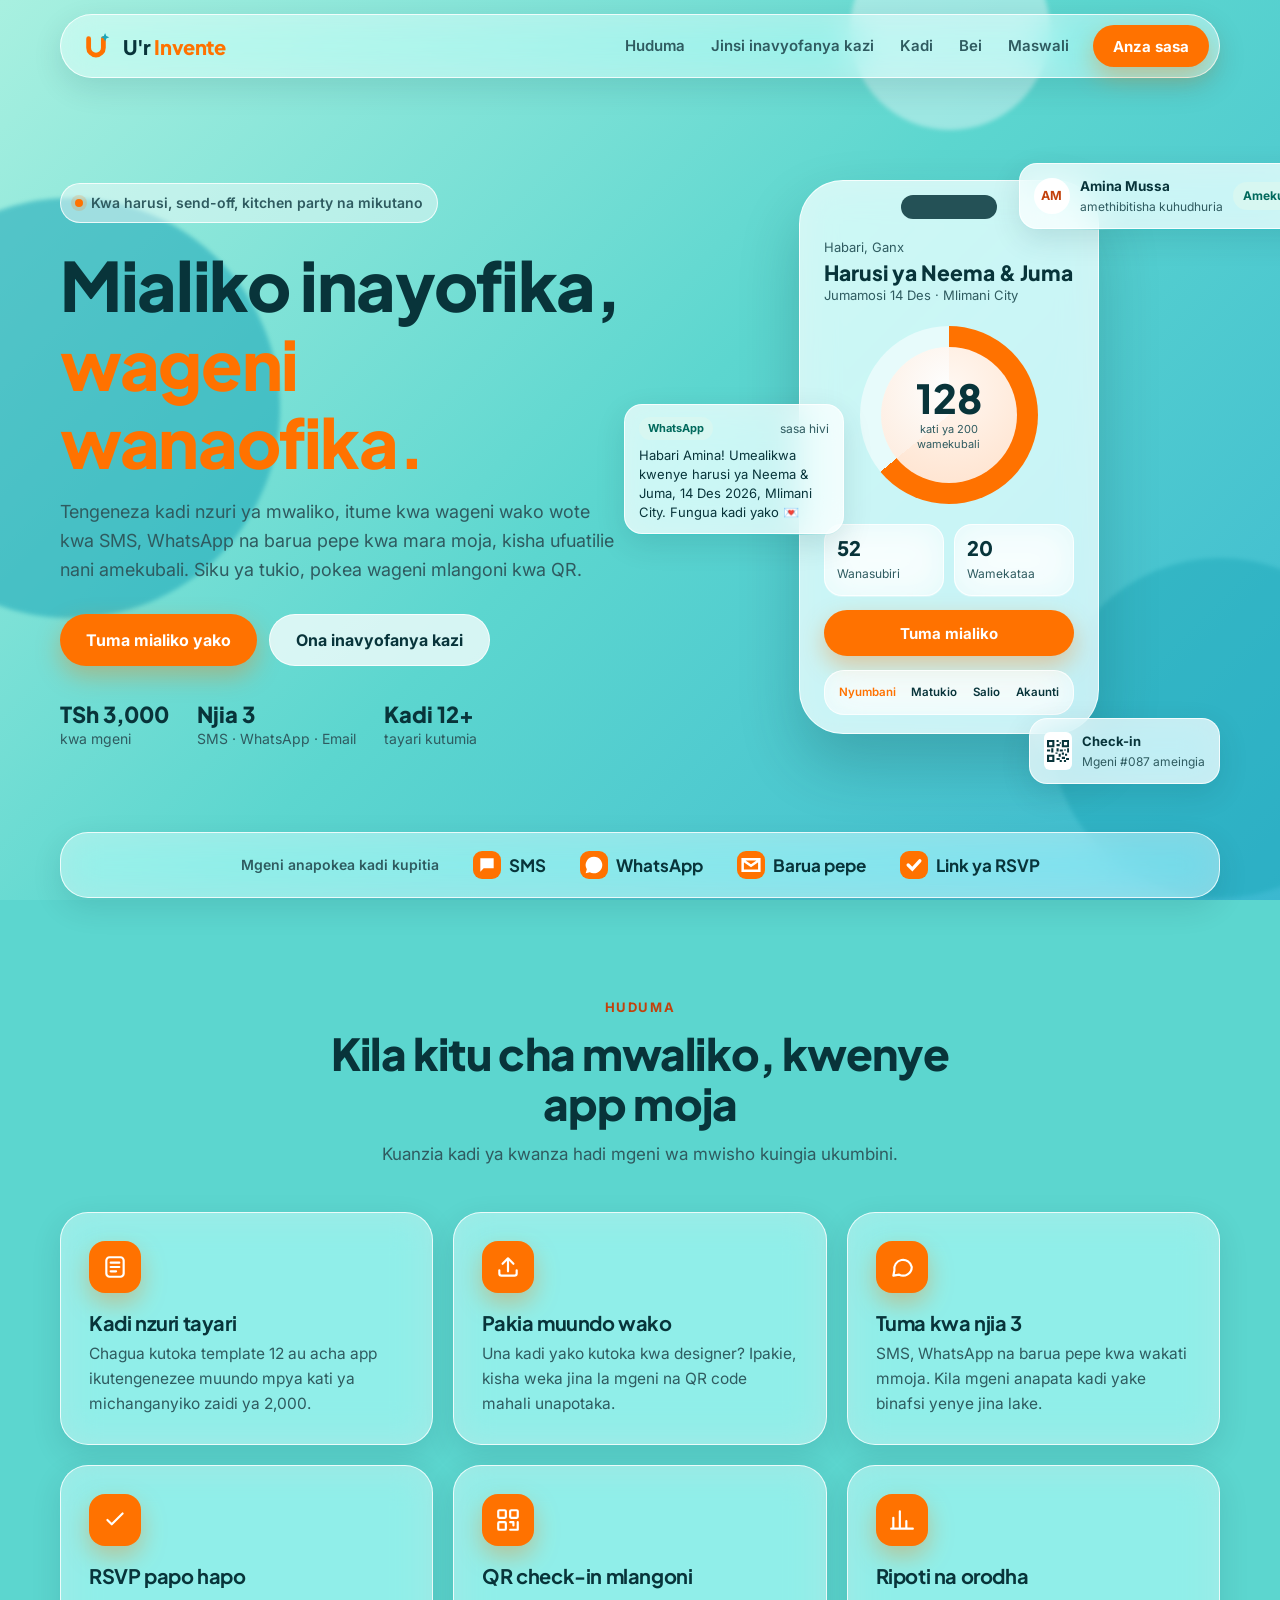
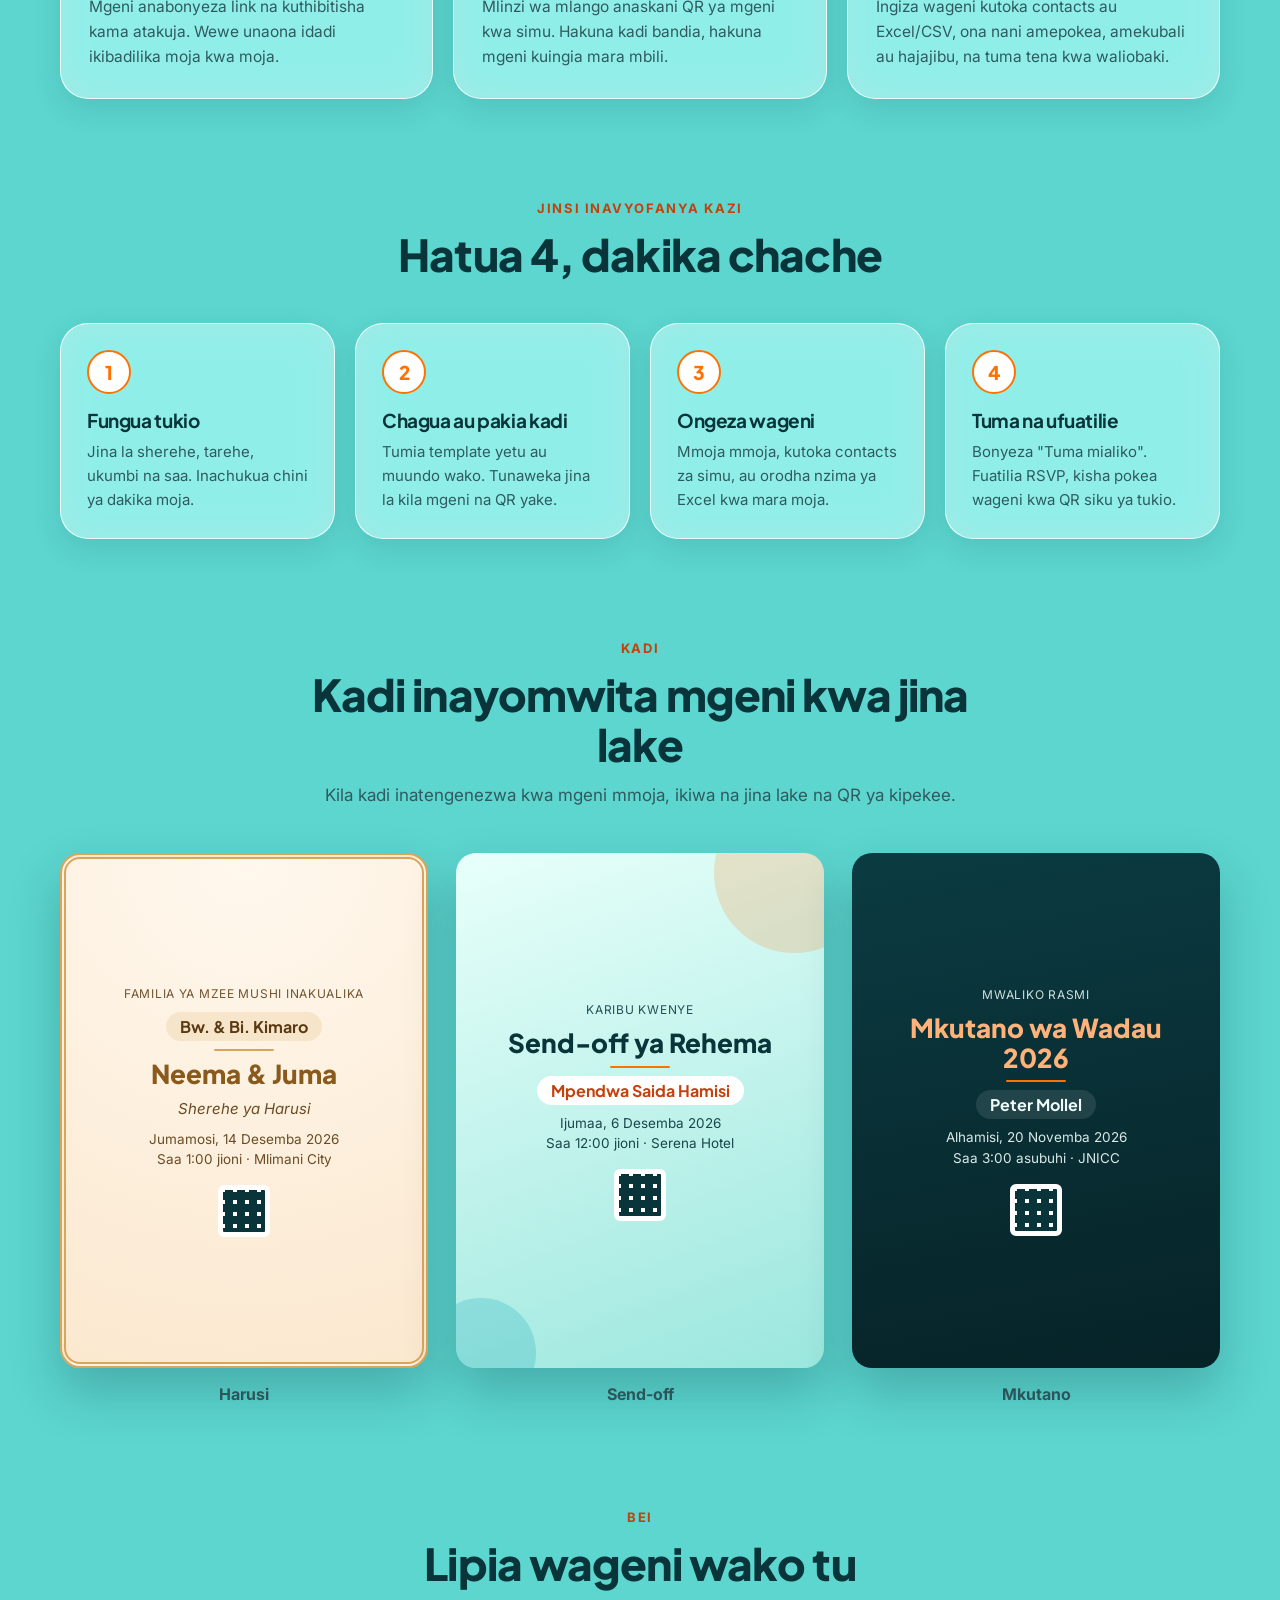
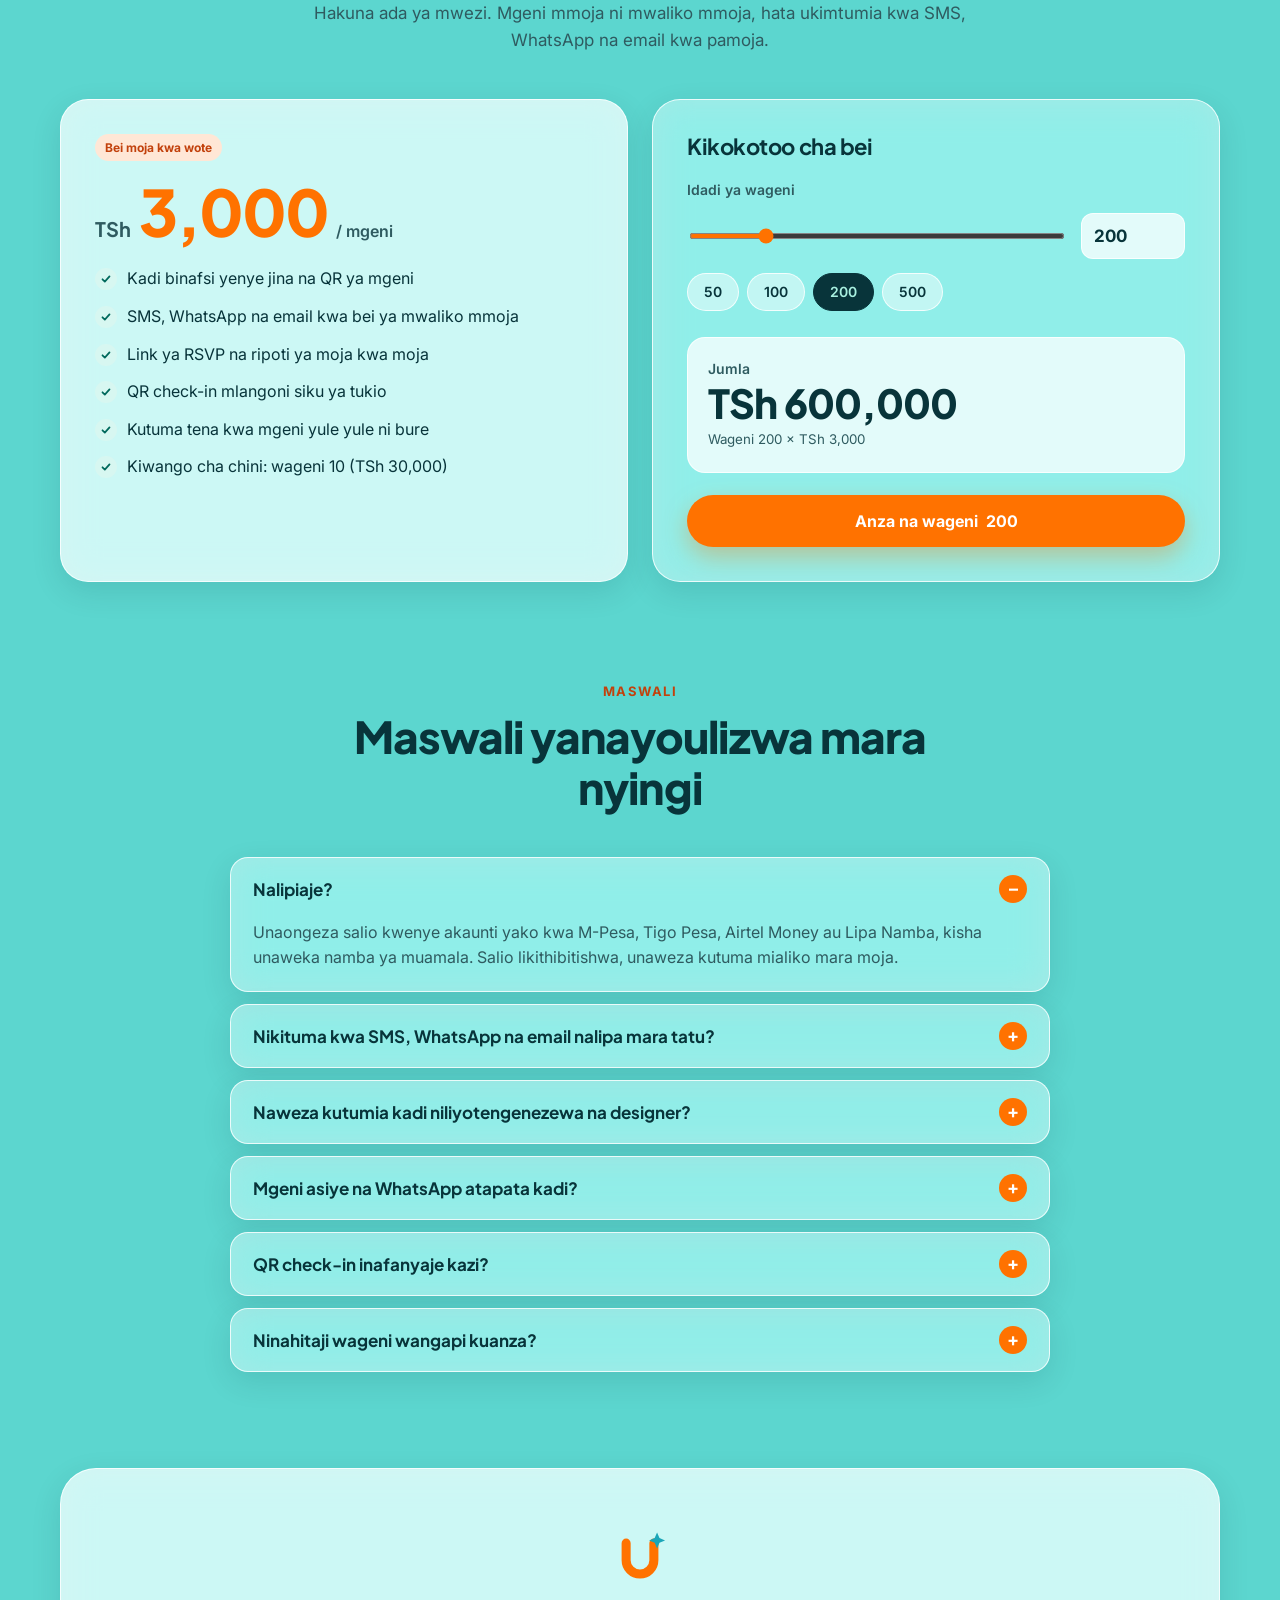
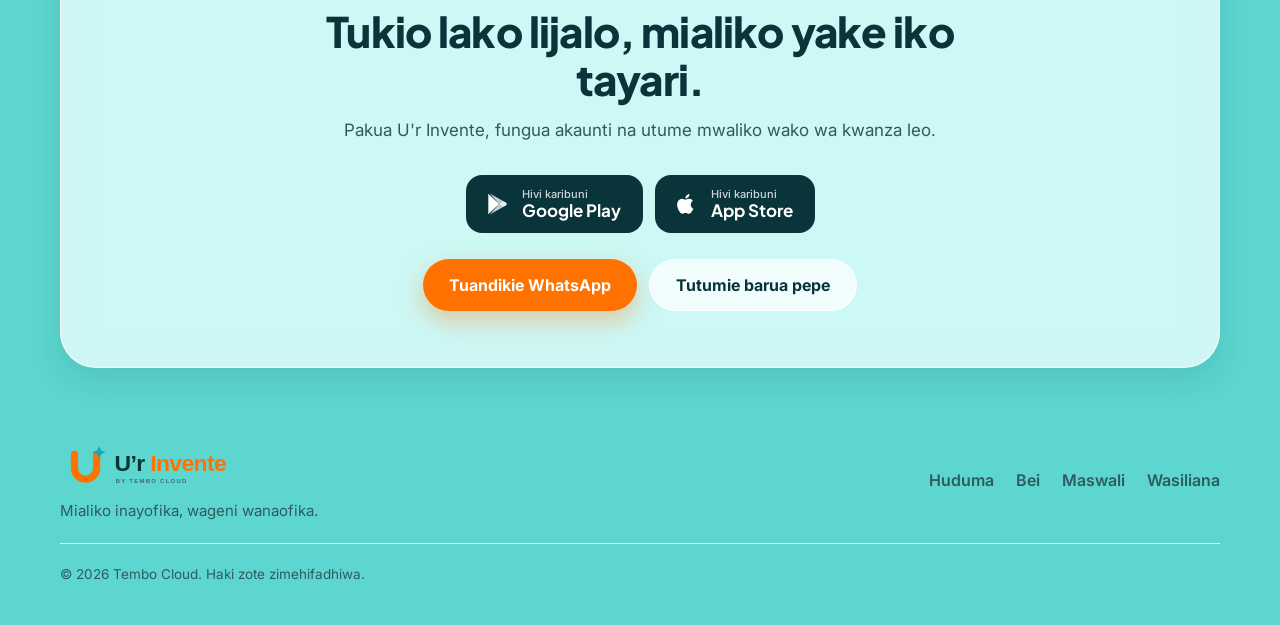
<file: website/index.html>
<!doctype html>
<html lang="sw">
<head>
  <meta charset="utf-8">
  <script>document.documentElement.classList.add("js")</script>
  <meta name="viewport" content="width=device-width, initial-scale=1">
  <title>U'r Invente · Mialiko inayofika, wageni wanaofika</title>
  <meta name="description" content="U'r Invente ni app ya Tembo Cloud ya kutuma kadi za mwaliko kwa SMS, WhatsApp na barua pepe, kufuatilia RSVP na kupokea wageni kwa QR mlangoni. TSh 3,000 kwa mgeni.">
  <meta name="theme-color" content="#5CD6CF">
  <meta property="og:title" content="U'r Invente · Mialiko inayofika, wageni wanaofika">
  <meta property="og:description" content="Tuma kadi za mwaliko kwa SMS, WhatsApp na barua pepe. Fuatilia nani amekubali, pokea wageni kwa QR.">
  <meta property="og:image" content="assets/app-icon.png">
  <link rel="icon" type="image/svg+xml" href="assets/mark.svg">
  <link rel="apple-touch-icon" href="assets/app-icon.png">
  <link rel="preconnect" href="https://fonts.googleapis.com">
  <link rel="preconnect" href="https://fonts.gstatic.com" crossorigin>
  <link href="https://fonts.googleapis.com/css2?family=Inter:wght@400;500;600;700&family=Plus+Jakarta+Sans:wght@600;700;800&display=swap" rel="stylesheet">
  <link rel="stylesheet" href="styles.css">
</head>
<body>
  <div class="bg" aria-hidden="true">
    <span class="orb orb-1"></span><span class="orb orb-2"></span><span class="orb orb-3"></span>
  </div>

  <!-- NAV -->
  <header class="nav-wrap">
    <nav class="nav glass">
      <a href="#juu" class="brand" aria-label="U'r Invente, mwanzo">
        <img src="assets/mark.svg" alt="" width="34" height="34">
        <span class="brand-name">U'r <b>Invente</b></span>
      </a>
      <div class="nav-links" id="navLinks">
        <a href="#huduma">Huduma</a>
        <a href="#jinsi">Jinsi inavyofanya kazi</a>
        <a href="#kadi">Kadi</a>
        <a href="#bei">Bei</a>
        <a href="#maswali">Maswali</a>
      </div>
      <a href="#anza" class="btn btn-primary btn-sm nav-cta">Anza sasa</a>
      <button class="nav-toggle" id="navToggle" aria-label="Fungua menyu" aria-expanded="false" aria-controls="navLinks">
        <span></span><span></span><span></span>
      </button>
    </nav>
  </header>

  <main id="juu">
    <!-- HERO -->
    <section class="hero container">
      <div class="hero-copy reveal">
        <span class="eyebrow"><span class="dot"></span> Kwa harusi, send-off, kitchen party na mikutano</span>
        <h1>Mialiko inayofika, <span class="accent">wageni wanaofika.</span></h1>
        <p class="lead">Tengeneza kadi nzuri ya mwaliko, itume kwa wageni wako wote kwa SMS, WhatsApp na barua pepe kwa mara moja, kisha ufuatilie nani amekubali. Siku ya tukio, pokea wageni mlangoni kwa QR.</p>
        <div class="hero-actions">
          <a href="#anza" class="btn btn-primary">Tuma mialiko yako</a>
          <a href="#jinsi" class="btn btn-glass">Ona inavyofanya kazi</a>
        </div>
        <ul class="hero-facts">
          <li><b>TSh 3,000</b><span>kwa mgeni</span></li>
          <li><b>Njia 3</b><span>SMS · WhatsApp · Email</span></li>
          <li><b>Kadi 12+</b><span>tayari kutumia</span></li>
        </ul>
      </div>

      <div class="hero-visual reveal" aria-label="Mfano wa app ya U'r Invente">
        <div class="phone glass-strong">
          <div class="phone-notch"></div>
          <div class="phone-screen">
            <p class="ph-hi">Habari, Ganx</p>
            <p class="ph-title">Harusi ya Neema &amp; Juma</p>
            <p class="ph-sub">Jumamosi 14 Des · Mlimani City</p>
            <div class="ring" style="--p:64">
              <div class="ring-inner">
                <b data-count="128">128</b>
                <span>kati ya 200 wamekubali</span>
              </div>
            </div>
            <div class="ph-stats">
              <div class="glass"><b>52</b><span>Wanasubiri</span></div>
              <div class="glass"><b>20</b><span>Wamekataa</span></div>
            </div>
            <div class="btn btn-primary btn-block ph-btn">Tuma mialiko</div>
            <div class="ph-tabs glass">
              <span class="on">Nyumbani</span><span>Matukio</span><span>Salio</span><span>Akaunti</span>
            </div>
          </div>
        </div>

        <div class="float float-msg glass-strong">
          <div class="fm-head"><span class="chip chip-wa">WhatsApp</span><small>sasa hivi</small></div>
          <p>Habari Amina! Umealikwa kwenye harusi ya Neema &amp; Juma, 14 Des 2026, Mlimani City. Fungua kadi yako 💌</p>
        </div>
        <div class="float float-rsvp glass-strong">
          <span class="avatar">AM</span>
          <div><b>Amina Mussa</b><small>amethibitisha kuhudhuria</small></div>
          <span class="badge badge-ok">Amekubali</span>
        </div>
        <div class="float float-qr glass-strong">
          <svg viewBox="0 0 21 21" class="qr" aria-hidden="true"><path d="M0 0h7v7H0zM2 2v3h3V2zM14 0h7v7h-7zM16 2v3h3V2zM0 14h7v7H0zM2 16v3h3v-3zM9 0h2v2H9zM9 4h3v2H9zM12 2h1v2h-1zM9 8h2v3H9zM12 9h3v2h-3zM16 9h2v1h-2zM19 8h2v4h-2zM8 12h2v1H8zM11 13h2v3h-2zM14 12h2v2h-2zM17 13h2v2h-2zM14 16h3v2h-3zM18 17h3v2h-3zM9 17h3v2H9zM12 19h2v2h-2zM16 19h2v2h-2zM0 9h3v2H0zM4 8h2v4H4z"/></svg>
          <div><b>Check-in</b><small>Mgeni #087 ameingia</small></div>
        </div>
      </div>
    </section>

    <!-- CHANNEL STRIP -->
    <section class="container strip reveal" aria-label="Njia za kutuma">
      <div class="strip-inner glass">
        <span class="strip-label">Mgeni anapokea kadi kupitia</span>
        <span class="strip-item"><i class="ic ic-sms"></i> SMS</span>
        <span class="strip-item"><i class="ic ic-wa"></i> WhatsApp</span>
        <span class="strip-item"><i class="ic ic-mail"></i> Barua pepe</span>
        <span class="strip-item"><i class="ic ic-link"></i> Link ya RSVP</span>
      </div>
    </section>

    <!-- FEATURES -->
    <section id="huduma" class="section container">
      <div class="section-head reveal">
        <span class="kicker">Huduma</span>
        <h2>Kila kitu cha mwaliko, kwenye app moja</h2>
        <p>Kuanzia kadi ya kwanza hadi mgeni wa mwisho kuingia ukumbini.</p>
      </div>
      <div class="grid-3">
        <article class="card glass reveal">
          <div class="card-ic"><svg viewBox="0 0 24 24"><rect x="4" y="3" width="16" height="18" rx="3"/><path d="M8 8h8M8 12h8M8 16h5"/></svg></div>
          <h3>Kadi nzuri tayari</h3>
          <p>Chagua kutoka template 12 au acha app ikutengenezee muundo mpya kati ya michanganyiko zaidi ya 2,000.</p>
        </article>
        <article class="card glass reveal">
          <div class="card-ic"><svg viewBox="0 0 24 24"><path d="M12 16V4M7 9l5-5 5 5"/><path d="M4 15v3a2 2 0 0 0 2 2h12a2 2 0 0 0 2-2v-3"/></svg></div>
          <h3>Pakia muundo wako</h3>
          <p>Una kadi yako kutoka kwa designer? Ipakie, kisha weka jina la mgeni na QR code mahali unapotaka.</p>
        </article>
        <article class="card glass reveal">
          <div class="card-ic"><svg viewBox="0 0 24 24"><path d="M21 12a8 8 0 0 1-11.6 7.1L4 20l1-4.9A8 8 0 1 1 21 12z"/></svg></div>
          <h3>Tuma kwa njia 3</h3>
          <p>SMS, WhatsApp na barua pepe kwa wakati mmoja. Kila mgeni anapata kadi yake binafsi yenye jina lake.</p>
        </article>
        <article class="card glass reveal">
          <div class="card-ic"><svg viewBox="0 0 24 24"><path d="M5 12l4 4 10-10"/></svg></div>
          <h3>RSVP papo hapo</h3>
          <p>Mgeni anabonyeza link na kuthibitisha kama atakuja. Wewe unaona idadi ikibadilika moja kwa moja.</p>
        </article>
        <article class="card glass reveal">
          <div class="card-ic"><svg viewBox="0 0 24 24"><rect x="3" y="3" width="7" height="7" rx="1"/><rect x="14" y="3" width="7" height="7" rx="1"/><rect x="3" y="14" width="7" height="7" rx="1"/><path d="M14 14h3v3M21 14v7h-7"/></svg></div>
          <h3>QR check-in mlangoni</h3>
          <p>Mlinzi wa mlango anaskani QR ya mgeni kwa simu. Hakuna kadi bandia, hakuna mgeni kuingia mara mbili.</p>
        </article>
        <article class="card glass reveal">
          <div class="card-ic"><svg viewBox="0 0 24 24"><path d="M4 20V10M10 20V4M16 20v-7M22 20H2"/></svg></div>
          <h3>Ripoti na orodha</h3>
          <p>Ingiza wageni kutoka contacts au Excel/CSV, ona nani amepokea, amekubali au hajajibu, na tuma tena kwa waliobaki.</p>
        </article>
      </div>
    </section>

    <!-- HOW IT WORKS -->
    <section id="jinsi" class="section container">
      <div class="section-head reveal">
        <span class="kicker">Jinsi inavyofanya kazi</span>
        <h2>Hatua 4, dakika chache</h2>
      </div>
      <ol class="steps">
        <li class="step glass reveal"><span class="num">1</span><h3>Fungua tukio</h3><p>Jina la sherehe, tarehe, ukumbi na saa. Inachukua chini ya dakika moja.</p></li>
        <li class="step glass reveal"><span class="num">2</span><h3>Chagua au pakia kadi</h3><p>Tumia template yetu au muundo wako. Tunaweka jina la kila mgeni na QR yake.</p></li>
        <li class="step glass reveal"><span class="num">3</span><h3>Ongeza wageni</h3><p>Mmoja mmoja, kutoka contacts za simu, au orodha nzima ya Excel kwa mara moja.</p></li>
        <li class="step glass reveal"><span class="num">4</span><h3>Tuma na ufuatilie</h3><p>Bonyeza "Tuma mialiko". Fuatilia RSVP, kisha pokea wageni kwa QR siku ya tukio.</p></li>
      </ol>
    </section>

    <!-- CARD SAMPLES -->
    <section id="kadi" class="section container">
      <div class="section-head reveal">
        <span class="kicker">Kadi</span>
        <h2>Kadi inayomwita mgeni kwa jina lake</h2>
        <p>Kila kadi inatengenezwa kwa mgeni mmoja, ikiwa na jina lake na QR ya kipekee.</p>
      </div>
      <div class="cards-row">
        <figure class="invite invite-gold reveal">
          <div class="inv-in">
            <small>Familia ya Mzee Mushi inakualika</small>
            <span class="inv-guest">Bw. &amp; Bi. Kimaro</span>
            <span class="inv-line"></span>
            <strong>Neema &amp; Juma</strong>
            <em>Sherehe ya Harusi</em>
            <p>Jumamosi, 14 Desemba 2026<br>Saa 1:00 jioni · Mlimani City</p>
            <span class="inv-qr"></span>
          </div>
          <figcaption>Harusi</figcaption>
        </figure>
        <figure class="invite invite-aqua reveal">
          <div class="inv-in">
            <small>Karibu kwenye</small>
            <strong>Send-off ya Rehema</strong>
            <span class="inv-line"></span>
            <span class="inv-guest">Mpendwa Saida Hamisi</span>
            <p>Ijumaa, 6 Desemba 2026<br>Saa 12:00 jioni · Serena Hotel</p>
            <span class="inv-qr"></span>
          </div>
          <figcaption>Send-off</figcaption>
        </figure>
        <figure class="invite invite-ink reveal">
          <div class="inv-in">
            <small>Mwaliko rasmi</small>
            <strong>Mkutano wa Wadau 2026</strong>
            <span class="inv-line"></span>
            <span class="inv-guest">Peter Mollel</span>
            <p>Alhamisi, 20 Novemba 2026<br>Saa 3:00 asubuhi · JNICC</p>
            <span class="inv-qr"></span>
          </div>
          <figcaption>Mkutano</figcaption>
        </figure>
      </div>
    </section>

    <!-- PRICING -->
    <section id="bei" class="section container">
      <div class="section-head reveal">
        <span class="kicker">Bei</span>
        <h2>Lipia wageni wako tu</h2>
        <p>Hakuna ada ya mwezi. Mgeni mmoja ni mwaliko mmoja, hata ukimtumia kwa SMS, WhatsApp na email kwa pamoja.</p>
      </div>

      <div class="pricing">
        <div class="price-card glass-strong reveal">
          <span class="badge badge-pending">Bei moja kwa wote</span>
          <div class="price"><span class="cur">TSh</span><b>3,000</b><span class="per">/ mgeni</span></div>
          <ul class="ticks">
            <li>Kadi binafsi yenye jina na QR ya mgeni</li>
            <li>SMS, WhatsApp na email kwa bei ya mwaliko mmoja</li>
            <li>Link ya RSVP na ripoti ya moja kwa moja</li>
            <li>QR check-in mlangoni siku ya tukio</li>
            <li>Kutuma tena kwa mgeni yule yule ni bure</li>
            <li>Kiwango cha chini: wageni 10 (TSh 30,000)</li>
          </ul>
        </div>

        <div class="calc glass reveal">
          <h3>Kikokotoo cha bei</h3>
          <label for="guests" class="calc-label">Idadi ya wageni</label>
          <div class="calc-row">
            <input type="range" id="guests" min="10" max="1000" step="10" value="200" aria-describedby="calcTotal">
            <input type="number" id="guestsNum" min="10" max="5000" step="1" value="200" aria-label="Idadi ya wageni">
          </div>
          <div class="presets" role="group" aria-label="Idadi za haraka">
            <button type="button" data-n="50">50</button>
            <button type="button" data-n="100">100</button>
            <button type="button" data-n="200" class="on">200</button>
            <button type="button" data-n="500">500</button>
          </div>
          <div class="calc-total" id="calcTotal" aria-live="polite">
            <span>Jumla</span>
            <b id="total">TSh 600,000</b>
            <small id="calcNote">Wageni 200 × TSh 3,000</small>
          </div>
          <a href="#anza" class="btn btn-primary btn-block">Anza na wageni <span id="ctaN">200</span></a>
        </div>
      </div>
    </section>

    <!-- FAQ -->
    <section id="maswali" class="section container narrow">
      <div class="section-head reveal">
        <span class="kicker">Maswali</span>
        <h2>Maswali yanayoulizwa mara nyingi</h2>
      </div>
      <div class="faq">
        <details class="glass reveal" open>
          <summary>Nalipiaje?</summary>
          <p>Unaongeza salio kwenye akaunti yako kwa M-Pesa, Tigo Pesa, Airtel Money au Lipa Namba, kisha unaweka namba ya muamala. Salio likithibitishwa, unaweza kutuma mialiko mara moja.</p>
        </details>
        <details class="glass reveal">
          <summary>Nikituma kwa SMS, WhatsApp na email nalipa mara tatu?</summary>
          <p>Hapana. Unalipa mara moja kwa kila mgeni, TSh 3,000, bila kujali umetumia njia ngapi kumfikia. Kumtumia tena mgeni yule yule ni bure.</p>
        </details>
        <details class="glass reveal">
          <summary>Naweza kutumia kadi niliyotengenezewa na designer?</summary>
          <p>Ndiyo. Pakia picha ya kadi yako, kisha chagua mahali pa kuweka jina la mgeni na QR code. App inatengeneza kadi binafsi kwa kila mgeni.</p>
        </details>
        <details class="glass reveal">
          <summary>Mgeni asiye na WhatsApp atapata kadi?</summary>
          <p>Ndiyo. Kila mgeni mwenye namba ya simu anapata SMS yenye link ya kadi yake. Mwenye barua pepe anapata email pia.</p>
        </details>
        <details class="glass reveal">
          <summary>QR check-in inafanyaje kazi?</summary>
          <p>Kila kadi ina QR ya kipekee. Mlangoni, anayepokea wageni anafungua app na kuskani QR. App inaonyesha jina la mgeni na kuzuia QR ile ile kutumika mara ya pili.</p>
        </details>
        <details class="glass reveal">
          <summary>Ninahitaji wageni wangapi kuanza?</summary>
          <p>Kiwango cha chini ni wageni 10 (TSh 30,000). Hakuna kiwango cha juu, unaweza kualika wageni elfu kadhaa.</p>
        </details>
      </div>
    </section>

    <!-- CTA -->
    <section id="anza" class="section container">
      <div class="cta glass-strong reveal">
        <img src="assets/mark.svg" alt="" width="64" height="64" class="cta-mark">
        <h2>Tukio lako lijalo, mialiko yake iko tayari.</h2>
        <p>Pakua U'r Invente, fungua akaunti na utume mwaliko wako wa kwanza leo.</p>
        <div class="stores">
          <a class="store" href="#" data-link="android" aria-label="Pakua kwenye Google Play">
            <svg viewBox="0 0 24 24" aria-hidden="true"><path d="M4 2.5v19l10-9.5z"/><path d="M14 12l3.2-3L5.5 2.3z" opacity=".75"/><path d="M14 12l3.2 3L5.5 21.7z" opacity=".75"/><path d="M17.2 9l3 1.7c1 .6 1 2 0 2.6l-3 1.7L14 12z" opacity=".9"/></svg>
            <span><small data-soon>Hivi karibuni</small>Google Play</span>
          </a>
          <a class="store" href="#" data-link="ios" aria-label="Pakua kwenye App Store">
            <svg viewBox="0 0 24 24" aria-hidden="true"><path d="M16.4 12.6c0-2.4 2-3.5 2-3.6-1.1-1.6-2.8-1.8-3.4-1.8-1.4-.2-2.8.8-3.5.8-.7 0-1.9-.8-3.1-.8-1.6 0-3 .9-3.8 2.3-1.6 2.8-.4 7 1.2 9.2.8 1.1 1.7 2.3 2.9 2.3 1.1-.1 1.6-.7 3-.7s1.8.7 3 .7c1.3 0 2.1-1.1 2.8-2.2.9-1.3 1.3-2.5 1.3-2.6 0 0-2.4-.9-2.4-3.6zM14.2 5.6c.6-.8 1.1-1.8.9-2.9-.9 0-2 .6-2.7 1.4-.6.7-1.1 1.8-1 2.8 1.1.1 2.1-.5 2.8-1.3z"/></svg>
            <span><small data-soon>Hivi karibuni</small>App Store</span>
          </a>
        </div>
        <div class="contact">
          <a class="btn btn-primary" href="#" data-link="whatsapp">Tuandikie WhatsApp</a>
          <a class="btn btn-glass" href="#" data-link="email">Tutumie barua pepe</a>
        </div>
      </div>
    </section>
  </main>

  <footer class="footer container">
    <div class="foot-brand">
      <img src="assets/logo.svg" alt="U'r Invente by Tembo Cloud" class="foot-logo logo-light" width="200" height="51">
      <img src="assets/logo-dark.svg" alt="U'r Invente by Tembo Cloud" class="foot-logo logo-dark" width="200" height="51">
      <p>Mialiko inayofika, wageni wanaofika.</p>
    </div>
    <nav class="foot-links" aria-label="Viungo vya chini">
      <a href="#huduma">Huduma</a><a href="#bei">Bei</a><a href="#maswali">Maswali</a><a href="#anza">Wasiliana</a>
    </nav>
    <p class="copy">© <span id="year">2026</span> Tembo Cloud. Haki zote zimehifadhiwa.</p>
  </footer>

  <script src="config.js"></script>
  <script src="script.js"></script>
</body>
</html>
</file>
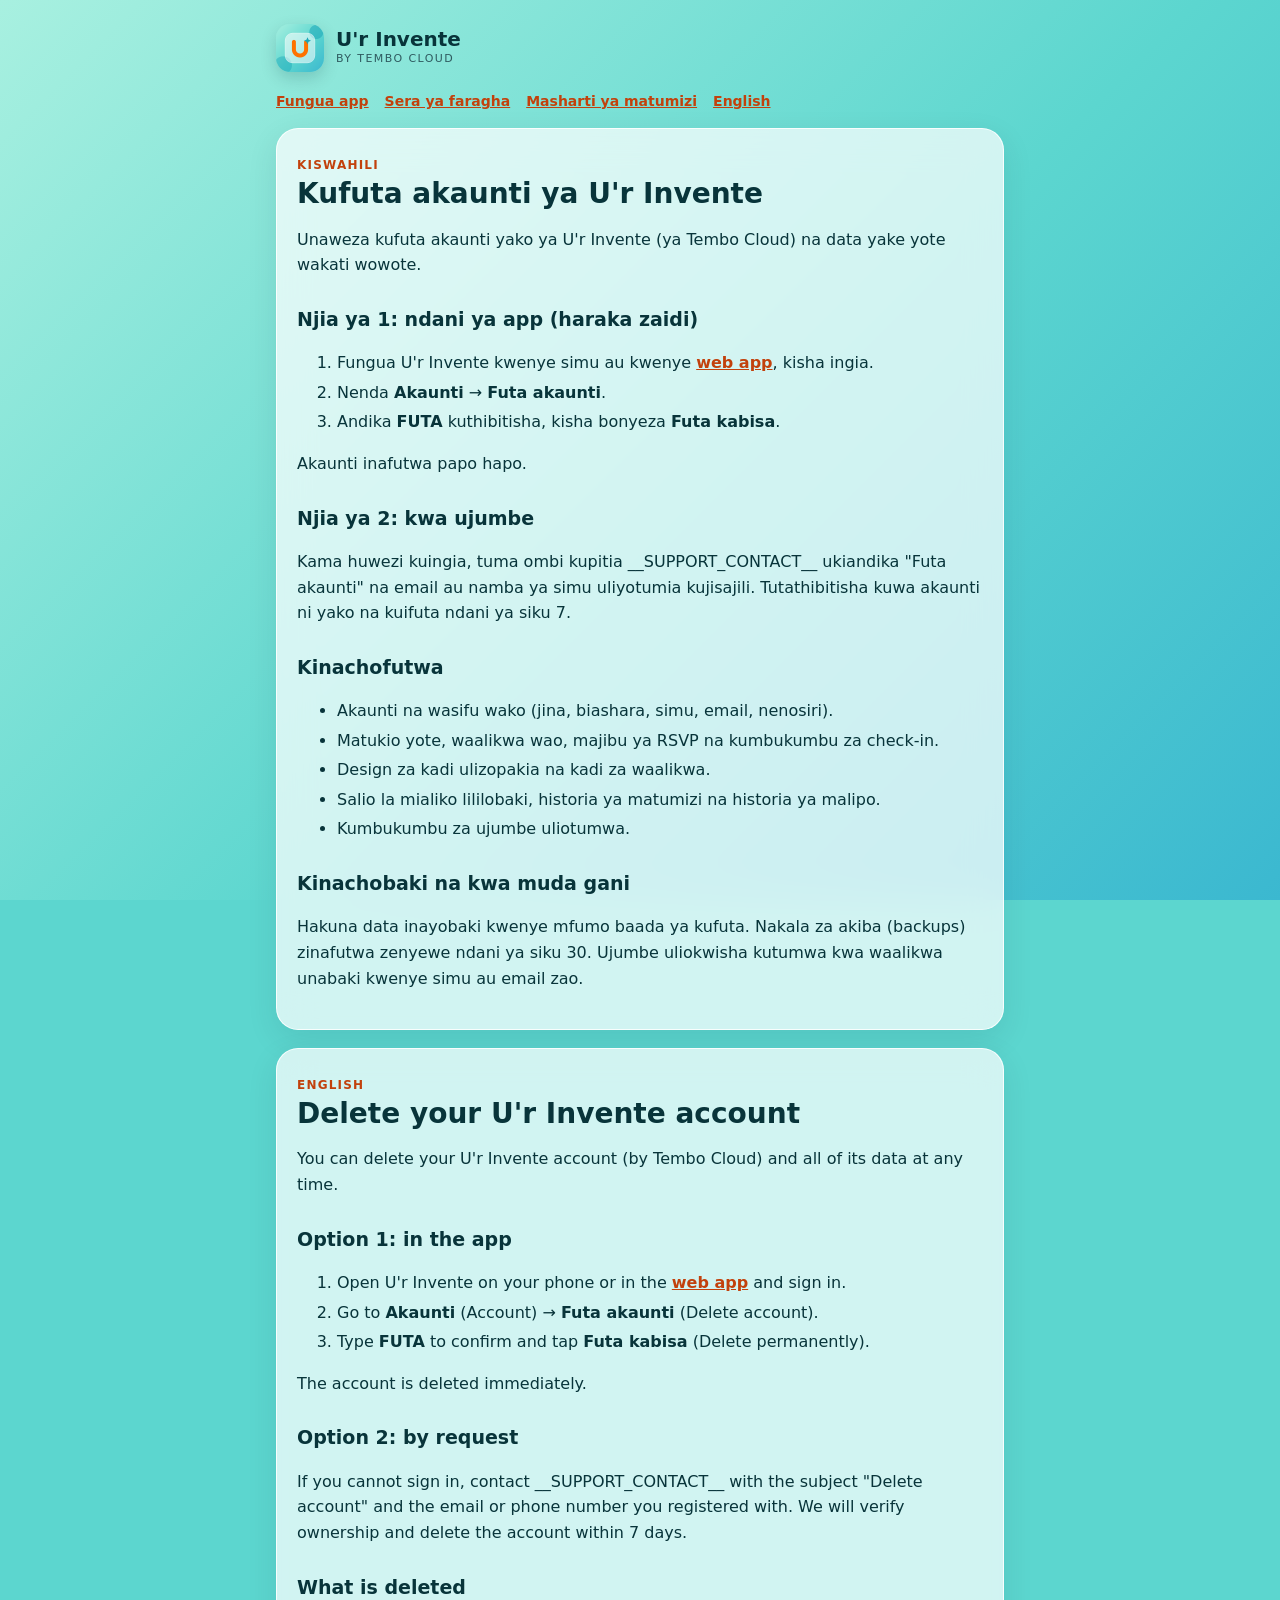
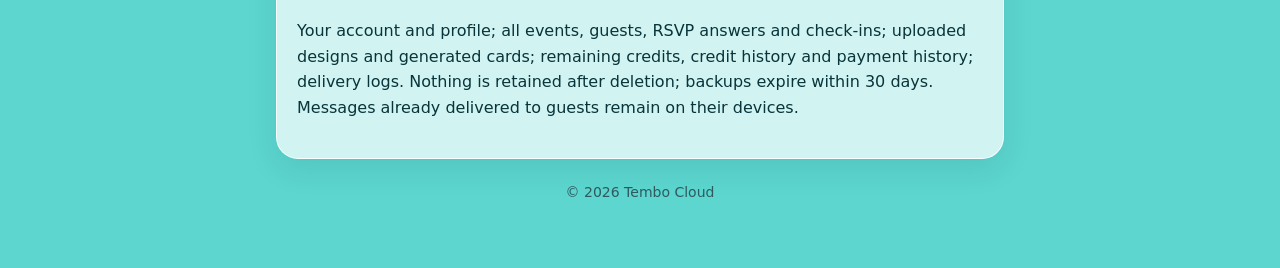
<file: web/delete-account.html>
<!DOCTYPE html>
<html lang="sw">
<head>
  <meta charset="UTF-8">
  <meta name="viewport" content="width=device-width, initial-scale=1">
  <title>Kufuta akaunti · U'r Invente</title>
  <meta name="description" content="Jinsi ya kufuta akaunti ya U'r Invente na data yake">
  <link rel="icon" type="image/png" href="favicon.png">
  <link rel="stylesheet" href="legal.css">
</head>
<body>
<main>
  <header>
    <img src="icons/Icon-192.png" alt="">
    <div><div class="name">U'r Invente</div><div class="by">BY TEMBO CLOUD</div></div>
  </header>
  <nav><a href="./">Fungua app</a><a href="privacy.html">Sera ya faragha</a><a href="terms.html">Masharti ya matumizi</a><a href="#english">English</a></nav>

  <div class="card">
    <span class="lang">KISWAHILI</span>
    <h1>Kufuta akaunti ya U'r Invente</h1>
    <p>Unaweza kufuta akaunti yako ya U'r Invente (ya Tembo Cloud) na data yake yote wakati wowote.</p>

    <h2>Njia ya 1: ndani ya app (haraka zaidi)</h2>
    <ol>
      <li>Fungua U'r Invente kwenye simu au kwenye <a href="./">web app</a>, kisha ingia.</li>
      <li>Nenda <strong>Akaunti</strong> → <strong>Futa akaunti</strong>.</li>
      <li>Andika <strong>FUTA</strong> kuthibitisha, kisha bonyeza <strong>Futa kabisa</strong>.</li>
    </ol>
    <p>Akaunti inafutwa papo hapo.</p>

    <h2>Njia ya 2: kwa ujumbe</h2>
    <p>Kama huwezi kuingia, tuma ombi kupitia __SUPPORT_CONTACT__ ukiandika "Futa akaunti" na email au namba ya simu uliyotumia kujisajili. Tutathibitisha kuwa akaunti ni yako na kuifuta ndani ya siku 7.</p>

    <h2>Kinachofutwa</h2>
    <ul>
      <li>Akaunti na wasifu wako (jina, biashara, simu, email, nenosiri).</li>
      <li>Matukio yote, waalikwa wao, majibu ya RSVP na kumbukumbu za check-in.</li>
      <li>Design za kadi ulizopakia na kadi za waalikwa.</li>
      <li>Salio la mialiko lililobaki, historia ya matumizi na historia ya malipo.</li>
      <li>Kumbukumbu za ujumbe uliotumwa.</li>
    </ul>
    <h2>Kinachobaki na kwa muda gani</h2>
    <p>Hakuna data inayobaki kwenye mfumo baada ya kufuta. Nakala za akiba (backups) zinafutwa zenyewe ndani ya siku 30. Ujumbe uliokwisha kutumwa kwa waalikwa unabaki kwenye simu au email zao.</p>
  </div>

  <div class="card" id="english" lang="en">
    <span class="lang">ENGLISH</span>
    <h1>Delete your U'r Invente account</h1>
    <p>You can delete your U'r Invente account (by Tembo Cloud) and all of its data at any time.</p>
    <h2>Option 1: in the app</h2>
    <ol>
      <li>Open U'r Invente on your phone or in the <a href="./">web app</a> and sign in.</li>
      <li>Go to <strong>Akaunti</strong> (Account) → <strong>Futa akaunti</strong> (Delete account).</li>
      <li>Type <strong>FUTA</strong> to confirm and tap <strong>Futa kabisa</strong> (Delete permanently).</li>
    </ol>
    <p>The account is deleted immediately.</p>
    <h2>Option 2: by request</h2>
    <p>If you cannot sign in, contact __SUPPORT_CONTACT__ with the subject "Delete account" and the email or phone number you registered with. We will verify ownership and delete the account within 7 days.</p>
    <h2>What is deleted</h2>
    <p>Your account and profile; all events, guests, RSVP answers and check-ins; uploaded designs and generated cards; remaining credits, credit history and payment history; delivery logs. Nothing is retained after deletion; backups expire within 30 days. Messages already delivered to guests remain on their devices.</p>
  </div>

  <footer class="muted">© 2026 Tembo Cloud</footer>
</main>
</body>
</html>
</file>
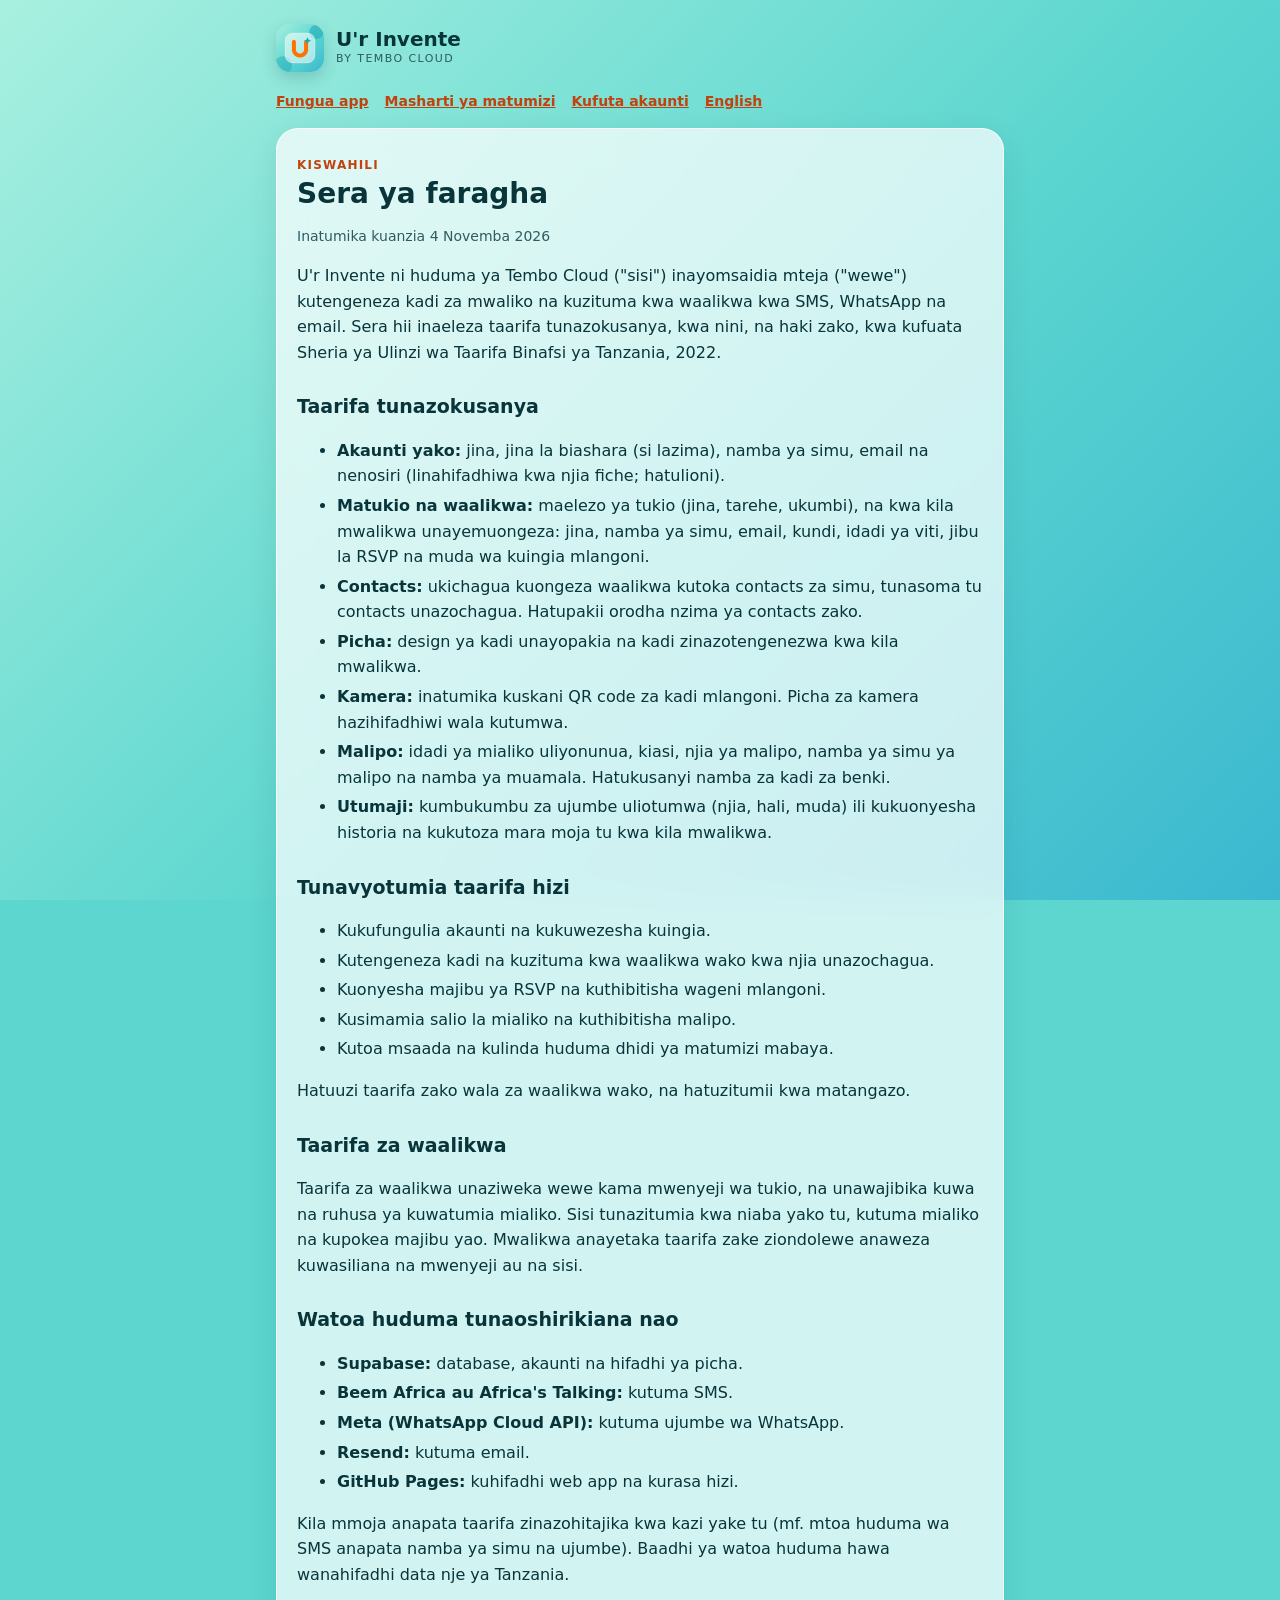
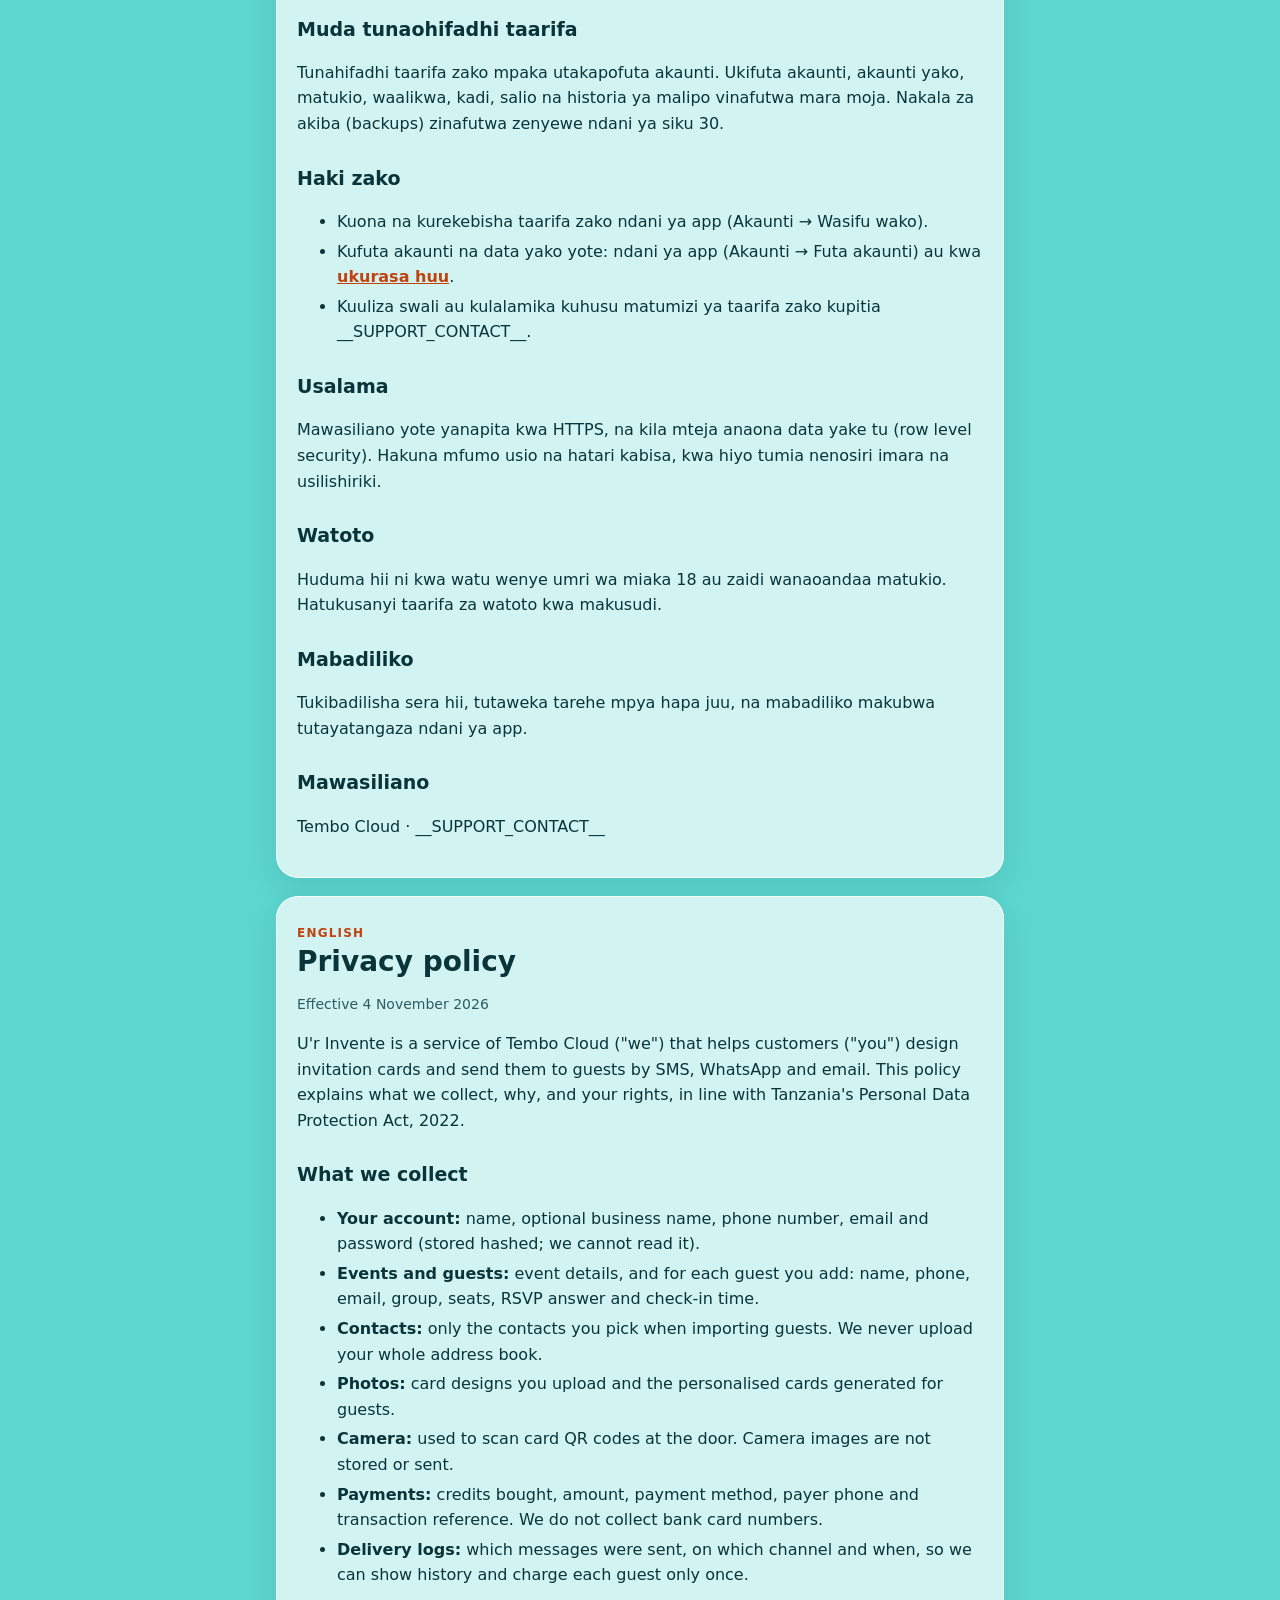
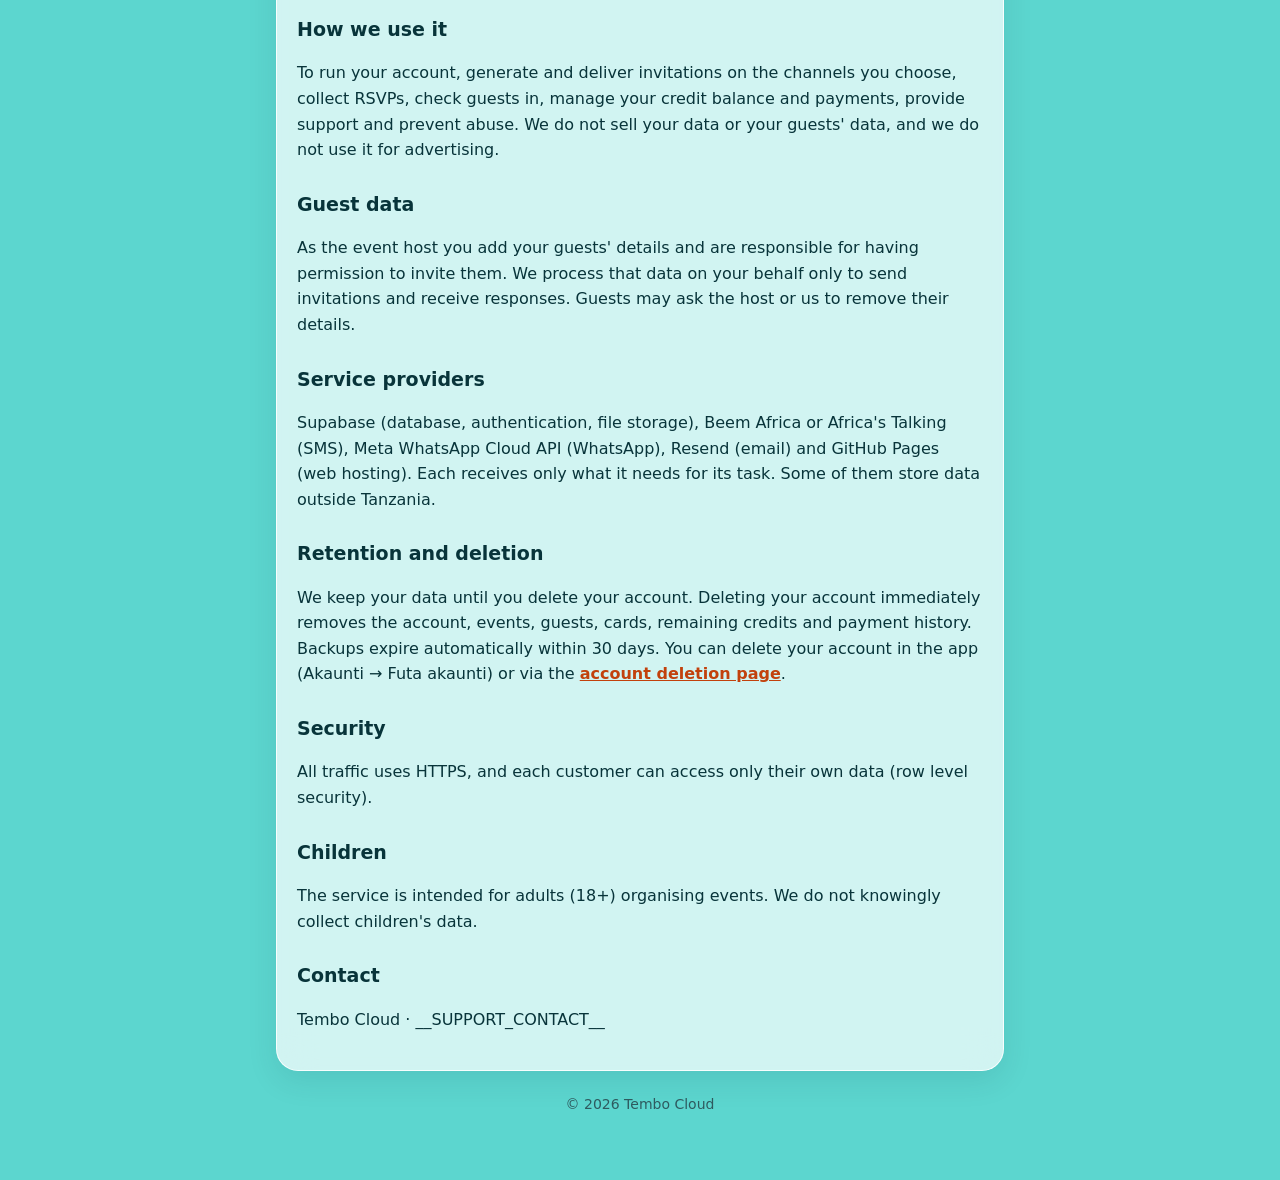
<file: web/privacy.html>
<!DOCTYPE html>
<html lang="sw">
<head>
  <meta charset="UTF-8">
  <meta name="viewport" content="width=device-width, initial-scale=1">
  <title>Sera ya faragha · U'r Invente</title>
  <meta name="description" content="Sera ya faragha ya U'r Invente by Tembo Cloud">
  <link rel="icon" type="image/png" href="favicon.png">
  <link rel="stylesheet" href="legal.css">
</head>
<body>
<main>
  <header>
    <img src="icons/Icon-192.png" alt="">
    <div><div class="name">U'r Invente</div><div class="by">BY TEMBO CLOUD</div></div>
  </header>
  <nav><a href="./">Fungua app</a><a href="terms.html">Masharti ya matumizi</a><a href="delete-account.html">Kufuta akaunti</a><a href="#english">English</a></nav>

  <div class="card">
    <span class="lang">KISWAHILI</span>
    <h1>Sera ya faragha</h1>
    <p class="muted">Inatumika kuanzia 4 Novemba 2026</p>

    <p>U'r Invente ni huduma ya Tembo Cloud ("sisi") inayomsaidia mteja ("wewe") kutengeneza kadi za mwaliko na kuzituma kwa waalikwa kwa SMS, WhatsApp na email. Sera hii inaeleza taarifa tunazokusanya, kwa nini, na haki zako, kwa kufuata Sheria ya Ulinzi wa Taarifa Binafsi ya Tanzania, 2022.</p>

    <h2>Taarifa tunazokusanya</h2>
    <ul>
      <li><strong>Akaunti yako:</strong> jina, jina la biashara (si lazima), namba ya simu, email na nenosiri (linahifadhiwa kwa njia fiche; hatulioni).</li>
      <li><strong>Matukio na waalikwa:</strong> maelezo ya tukio (jina, tarehe, ukumbi), na kwa kila mwalikwa unayemuongeza: jina, namba ya simu, email, kundi, idadi ya viti, jibu la RSVP na muda wa kuingia mlangoni.</li>
      <li><strong>Contacts:</strong> ukichagua kuongeza waalikwa kutoka contacts za simu, tunasoma tu contacts unazochagua. Hatupakii orodha nzima ya contacts zako.</li>
      <li><strong>Picha:</strong> design ya kadi unayopakia na kadi zinazotengenezwa kwa kila mwalikwa.</li>
      <li><strong>Kamera:</strong> inatumika kuskani QR code za kadi mlangoni. Picha za kamera hazihifadhiwi wala kutumwa.</li>
      <li><strong>Malipo:</strong> idadi ya mialiko uliyonunua, kiasi, njia ya malipo, namba ya simu ya malipo na namba ya muamala. Hatukusanyi namba za kadi za benki.</li>
      <li><strong>Utumaji:</strong> kumbukumbu za ujumbe uliotumwa (njia, hali, muda) ili kukuonyesha historia na kukutoza mara moja tu kwa kila mwalikwa.</li>
    </ul>

    <h2>Tunavyotumia taarifa hizi</h2>
    <ul>
      <li>Kukufungulia akaunti na kukuwezesha kuingia.</li>
      <li>Kutengeneza kadi na kuzituma kwa waalikwa wako kwa njia unazochagua.</li>
      <li>Kuonyesha majibu ya RSVP na kuthibitisha wageni mlangoni.</li>
      <li>Kusimamia salio la mialiko na kuthibitisha malipo.</li>
      <li>Kutoa msaada na kulinda huduma dhidi ya matumizi mabaya.</li>
    </ul>
    <p>Hatuuzi taarifa zako wala za waalikwa wako, na hatuzitumii kwa matangazo.</p>

    <h2>Taarifa za waalikwa</h2>
    <p>Taarifa za waalikwa unaziweka wewe kama mwenyeji wa tukio, na unawajibika kuwa na ruhusa ya kuwatumia mialiko. Sisi tunazitumia kwa niaba yako tu, kutuma mialiko na kupokea majibu yao. Mwalikwa anayetaka taarifa zake ziondolewe anaweza kuwasiliana na mwenyeji au na sisi.</p>

    <h2>Watoa huduma tunaoshirikiana nao</h2>
    <ul>
      <li><strong>Supabase:</strong> database, akaunti na hifadhi ya picha.</li>
      <li><strong>Beem Africa au Africa's Talking:</strong> kutuma SMS.</li>
      <li><strong>Meta (WhatsApp Cloud API):</strong> kutuma ujumbe wa WhatsApp.</li>
      <li><strong>Resend:</strong> kutuma email.</li>
      <li><strong>GitHub Pages:</strong> kuhifadhi web app na kurasa hizi.</li>
    </ul>
    <p>Kila mmoja anapata taarifa zinazohitajika kwa kazi yake tu (mf. mtoa huduma wa SMS anapata namba ya simu na ujumbe). Baadhi ya watoa huduma hawa wanahifadhi data nje ya Tanzania.</p>

    <h2>Muda tunaohifadhi taarifa</h2>
    <p>Tunahifadhi taarifa zako mpaka utakapofuta akaunti. Ukifuta akaunti, akaunti yako, matukio, waalikwa, kadi, salio na historia ya malipo vinafutwa mara moja. Nakala za akiba (backups) zinafutwa zenyewe ndani ya siku 30.</p>

    <h2>Haki zako</h2>
    <ul>
      <li>Kuona na kurekebisha taarifa zako ndani ya app (Akaunti → Wasifu wako).</li>
      <li>Kufuta akaunti na data yako yote: ndani ya app (Akaunti → Futa akaunti) au kwa <a href="delete-account.html">ukurasa huu</a>.</li>
      <li>Kuuliza swali au kulalamika kuhusu matumizi ya taarifa zako kupitia __SUPPORT_CONTACT__.</li>
    </ul>

    <h2>Usalama</h2>
    <p>Mawasiliano yote yanapita kwa HTTPS, na kila mteja anaona data yake tu (row level security). Hakuna mfumo usio na hatari kabisa, kwa hiyo tumia nenosiri imara na usilishiriki.</p>

    <h2>Watoto</h2>
    <p>Huduma hii ni kwa watu wenye umri wa miaka 18 au zaidi wanaoandaa matukio. Hatukusanyi taarifa za watoto kwa makusudi.</p>

    <h2>Mabadiliko</h2>
    <p>Tukibadilisha sera hii, tutaweka tarehe mpya hapa juu, na mabadiliko makubwa tutayatangaza ndani ya app.</p>

    <h2>Mawasiliano</h2>
    <p>Tembo Cloud · __SUPPORT_CONTACT__</p>
  </div>

  <div class="card" id="english" lang="en">
    <span class="lang">ENGLISH</span>
    <h1>Privacy policy</h1>
    <p class="muted">Effective 4 November 2026</p>

    <p>U'r Invente is a service of Tembo Cloud ("we") that helps customers ("you") design invitation cards and send them to guests by SMS, WhatsApp and email. This policy explains what we collect, why, and your rights, in line with Tanzania's Personal Data Protection Act, 2022.</p>

    <h2>What we collect</h2>
    <ul>
      <li><strong>Your account:</strong> name, optional business name, phone number, email and password (stored hashed; we cannot read it).</li>
      <li><strong>Events and guests:</strong> event details, and for each guest you add: name, phone, email, group, seats, RSVP answer and check-in time.</li>
      <li><strong>Contacts:</strong> only the contacts you pick when importing guests. We never upload your whole address book.</li>
      <li><strong>Photos:</strong> card designs you upload and the personalised cards generated for guests.</li>
      <li><strong>Camera:</strong> used to scan card QR codes at the door. Camera images are not stored or sent.</li>
      <li><strong>Payments:</strong> credits bought, amount, payment method, payer phone and transaction reference. We do not collect bank card numbers.</li>
      <li><strong>Delivery logs:</strong> which messages were sent, on which channel and when, so we can show history and charge each guest only once.</li>
    </ul>

    <h2>How we use it</h2>
    <p>To run your account, generate and deliver invitations on the channels you choose, collect RSVPs, check guests in, manage your credit balance and payments, provide support and prevent abuse. We do not sell your data or your guests' data, and we do not use it for advertising.</p>

    <h2>Guest data</h2>
    <p>As the event host you add your guests' details and are responsible for having permission to invite them. We process that data on your behalf only to send invitations and receive responses. Guests may ask the host or us to remove their details.</p>

    <h2>Service providers</h2>
    <p>Supabase (database, authentication, file storage), Beem Africa or Africa's Talking (SMS), Meta WhatsApp Cloud API (WhatsApp), Resend (email) and GitHub Pages (web hosting). Each receives only what it needs for its task. Some of them store data outside Tanzania.</p>

    <h2>Retention and deletion</h2>
    <p>We keep your data until you delete your account. Deleting your account immediately removes the account, events, guests, cards, remaining credits and payment history. Backups expire automatically within 30 days. You can delete your account in the app (Akaunti → Futa akaunti) or via the <a href="delete-account.html">account deletion page</a>.</p>

    <h2>Security</h2>
    <p>All traffic uses HTTPS, and each customer can access only their own data (row level security).</p>

    <h2>Children</h2>
    <p>The service is intended for adults (18+) organising events. We do not knowingly collect children's data.</p>

    <h2>Contact</h2>
    <p>Tembo Cloud · __SUPPORT_CONTACT__</p>
  </div>

  <footer class="muted">© 2026 Tembo Cloud</footer>
</main>
</body>
</html>
</file>
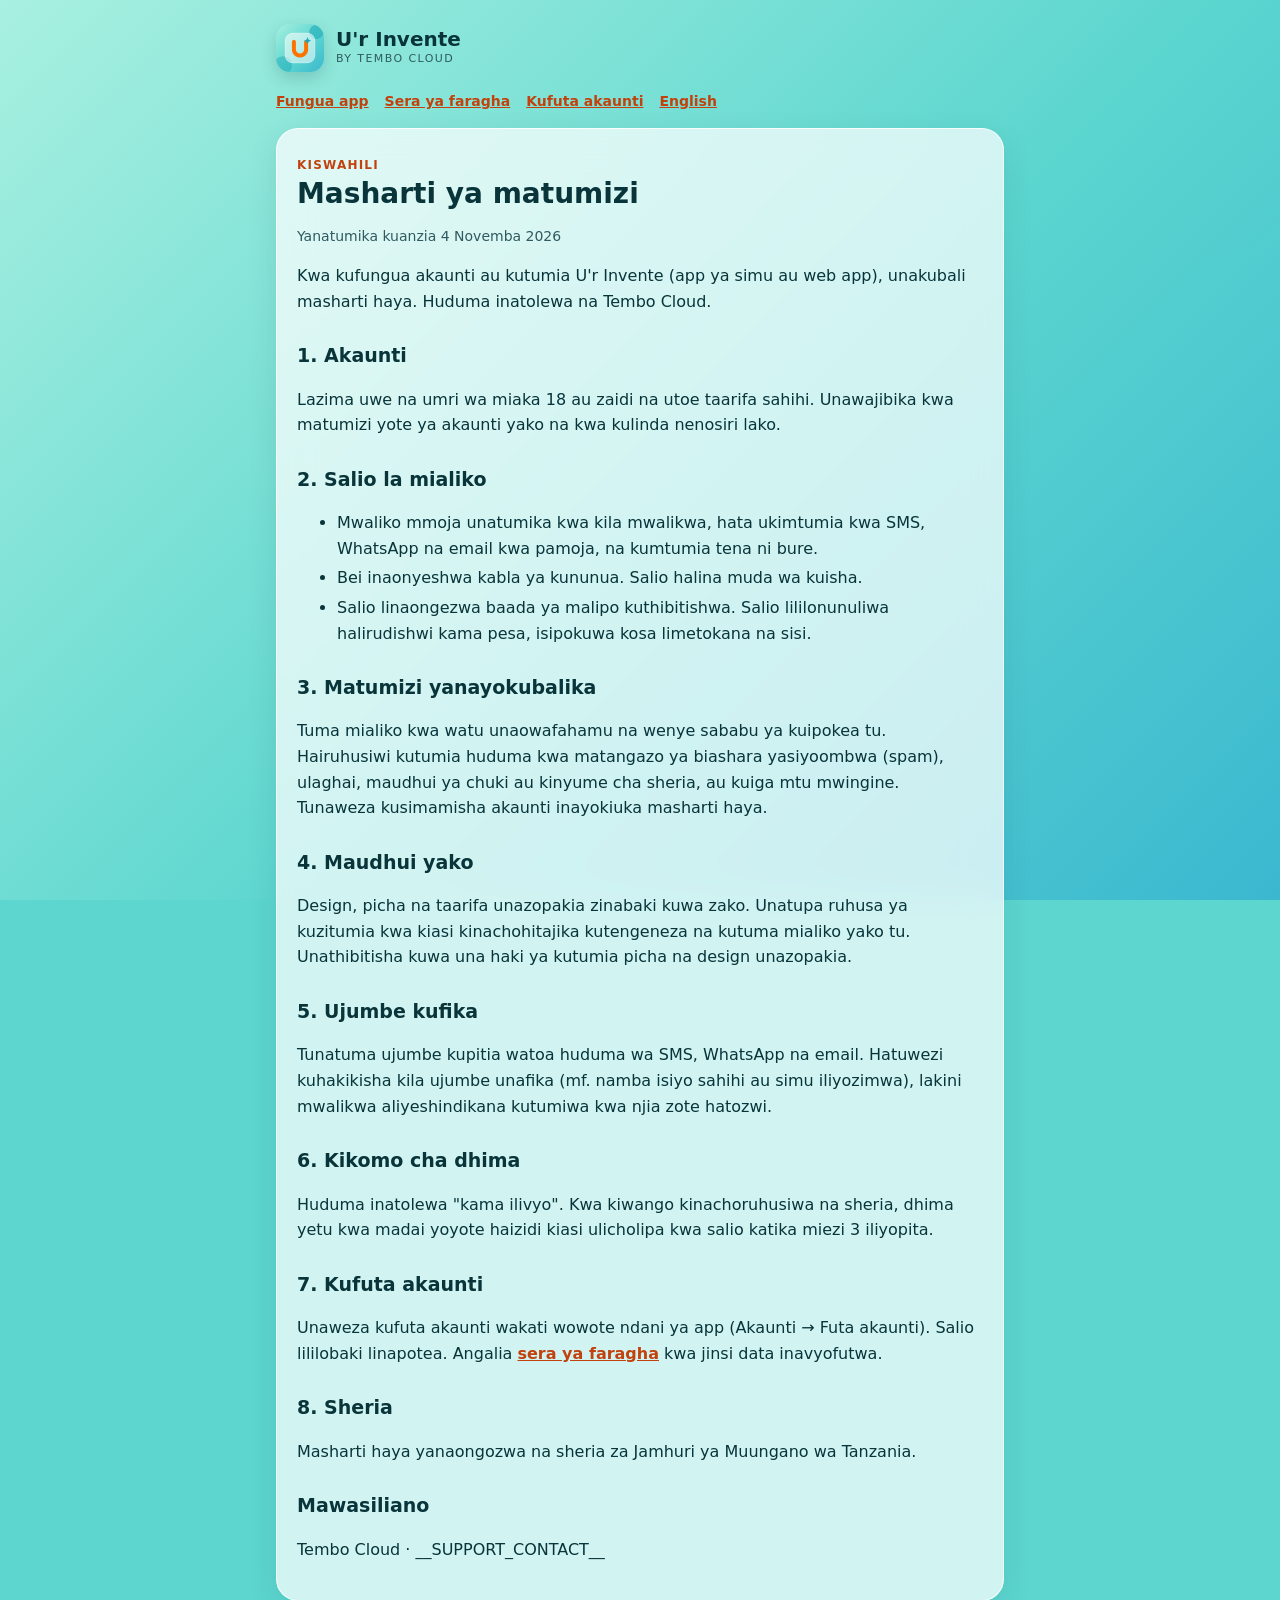
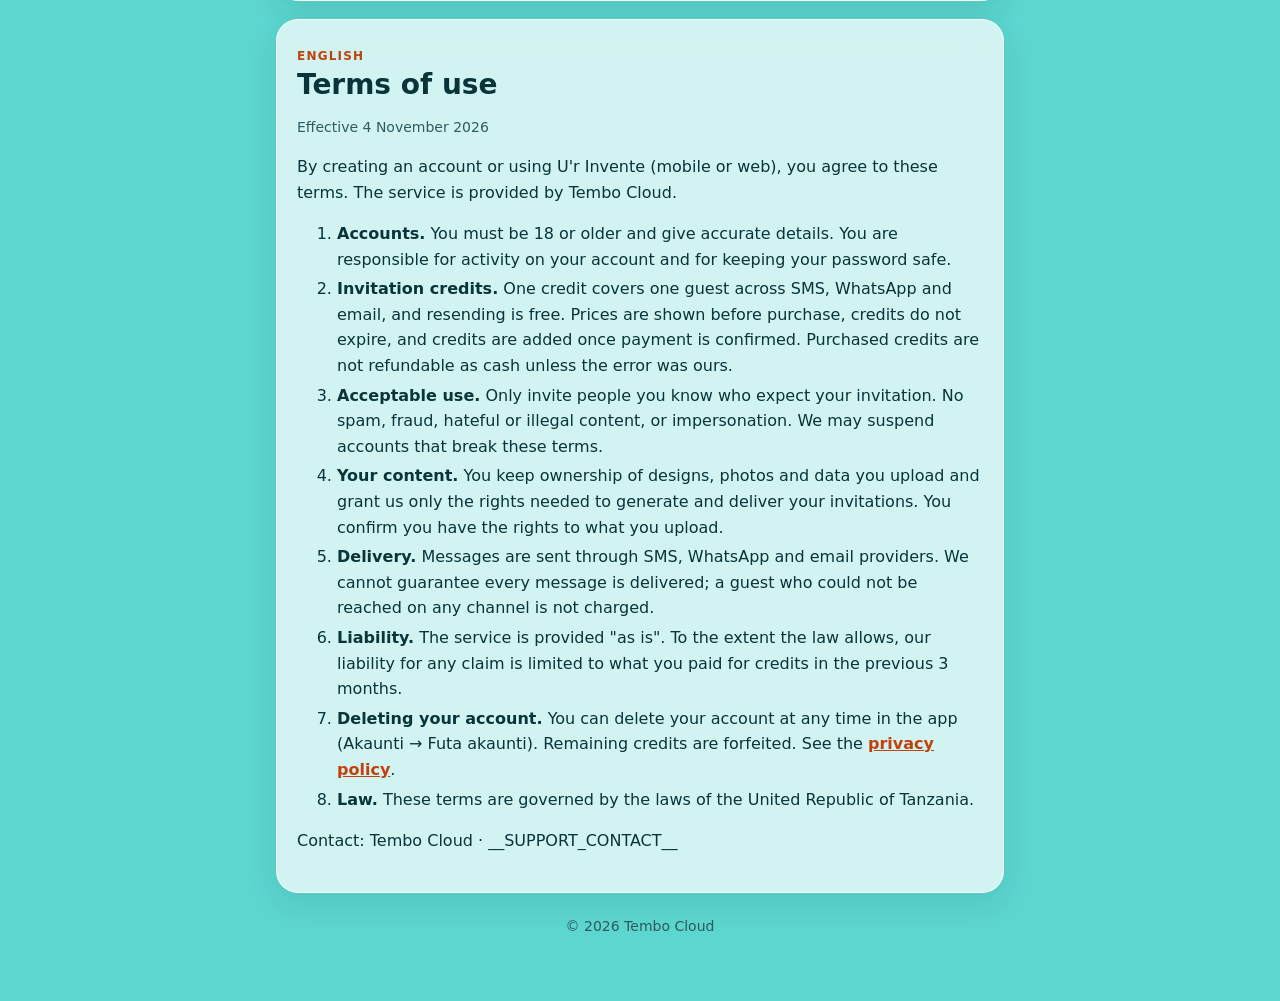
<file: web/terms.html>
<!DOCTYPE html>
<html lang="sw">
<head>
  <meta charset="UTF-8">
  <meta name="viewport" content="width=device-width, initial-scale=1">
  <title>Masharti ya matumizi · U'r Invente</title>
  <meta name="description" content="Masharti ya matumizi ya U'r Invente by Tembo Cloud">
  <link rel="icon" type="image/png" href="favicon.png">
  <link rel="stylesheet" href="legal.css">
</head>
<body>
<main>
  <header>
    <img src="icons/Icon-192.png" alt="">
    <div><div class="name">U'r Invente</div><div class="by">BY TEMBO CLOUD</div></div>
  </header>
  <nav><a href="./">Fungua app</a><a href="privacy.html">Sera ya faragha</a><a href="delete-account.html">Kufuta akaunti</a><a href="#english">English</a></nav>

  <div class="card">
    <span class="lang">KISWAHILI</span>
    <h1>Masharti ya matumizi</h1>
    <p class="muted">Yanatumika kuanzia 4 Novemba 2026</p>

    <p>Kwa kufungua akaunti au kutumia U'r Invente (app ya simu au web app), unakubali masharti haya. Huduma inatolewa na Tembo Cloud.</p>

    <h2>1. Akaunti</h2>
    <p>Lazima uwe na umri wa miaka 18 au zaidi na utoe taarifa sahihi. Unawajibika kwa matumizi yote ya akaunti yako na kwa kulinda nenosiri lako.</p>

    <h2>2. Salio la mialiko</h2>
    <ul>
      <li>Mwaliko mmoja unatumika kwa kila mwalikwa, hata ukimtumia kwa SMS, WhatsApp na email kwa pamoja, na kumtumia tena ni bure.</li>
      <li>Bei inaonyeshwa kabla ya kununua. Salio halina muda wa kuisha.</li>
      <li>Salio linaongezwa baada ya malipo kuthibitishwa. Salio lililonunuliwa halirudishwi kama pesa, isipokuwa kosa limetokana na sisi.</li>
    </ul>

    <h2>3. Matumizi yanayokubalika</h2>
    <p>Tuma mialiko kwa watu unaowafahamu na wenye sababu ya kuipokea tu. Hairuhusiwi kutumia huduma kwa matangazo ya biashara yasiyoombwa (spam), ulaghai, maudhui ya chuki au kinyume cha sheria, au kuiga mtu mwingine. Tunaweza kusimamisha akaunti inayokiuka masharti haya.</p>

    <h2>4. Maudhui yako</h2>
    <p>Design, picha na taarifa unazopakia zinabaki kuwa zako. Unatupa ruhusa ya kuzitumia kwa kiasi kinachohitajika kutengeneza na kutuma mialiko yako tu. Unathibitisha kuwa una haki ya kutumia picha na design unazopakia.</p>

    <h2>5. Ujumbe kufika</h2>
    <p>Tunatuma ujumbe kupitia watoa huduma wa SMS, WhatsApp na email. Hatuwezi kuhakikisha kila ujumbe unafika (mf. namba isiyo sahihi au simu iliyozimwa), lakini mwalikwa aliyeshindikana kutumiwa kwa njia zote hatozwi.</p>

    <h2>6. Kikomo cha dhima</h2>
    <p>Huduma inatolewa "kama ilivyo". Kwa kiwango kinachoruhusiwa na sheria, dhima yetu kwa madai yoyote haizidi kiasi ulicholipa kwa salio katika miezi 3 iliyopita.</p>

    <h2>7. Kufuta akaunti</h2>
    <p>Unaweza kufuta akaunti wakati wowote ndani ya app (Akaunti → Futa akaunti). Salio lililobaki linapotea. Angalia <a href="privacy.html">sera ya faragha</a> kwa jinsi data inavyofutwa.</p>

    <h2>8. Sheria</h2>
    <p>Masharti haya yanaongozwa na sheria za Jamhuri ya Muungano wa Tanzania.</p>

    <h2>Mawasiliano</h2>
    <p>Tembo Cloud · __SUPPORT_CONTACT__</p>
  </div>

  <div class="card" id="english" lang="en">
    <span class="lang">ENGLISH</span>
    <h1>Terms of use</h1>
    <p class="muted">Effective 4 November 2026</p>
    <p>By creating an account or using U'r Invente (mobile or web), you agree to these terms. The service is provided by Tembo Cloud.</p>
    <ol>
      <li><strong>Accounts.</strong> You must be 18 or older and give accurate details. You are responsible for activity on your account and for keeping your password safe.</li>
      <li><strong>Invitation credits.</strong> One credit covers one guest across SMS, WhatsApp and email, and resending is free. Prices are shown before purchase, credits do not expire, and credits are added once payment is confirmed. Purchased credits are not refundable as cash unless the error was ours.</li>
      <li><strong>Acceptable use.</strong> Only invite people you know who expect your invitation. No spam, fraud, hateful or illegal content, or impersonation. We may suspend accounts that break these terms.</li>
      <li><strong>Your content.</strong> You keep ownership of designs, photos and data you upload and grant us only the rights needed to generate and deliver your invitations. You confirm you have the rights to what you upload.</li>
      <li><strong>Delivery.</strong> Messages are sent through SMS, WhatsApp and email providers. We cannot guarantee every message is delivered; a guest who could not be reached on any channel is not charged.</li>
      <li><strong>Liability.</strong> The service is provided "as is". To the extent the law allows, our liability for any claim is limited to what you paid for credits in the previous 3 months.</li>
      <li><strong>Deleting your account.</strong> You can delete your account at any time in the app (Akaunti → Futa akaunti). Remaining credits are forfeited. See the <a href="privacy.html">privacy policy</a>.</li>
      <li><strong>Law.</strong> These terms are governed by the laws of the United Republic of Tanzania.</li>
    </ol>
    <p>Contact: Tembo Cloud · __SUPPORT_CONTACT__</p>
  </div>

  <footer class="muted">© 2026 Tembo Cloud</footer>
</main>
</body>
</html>
</file>
<file: website/styles.css>
/* U'r Invente · Aqua glass + orange. Tokens follow assets/brand/tokens.json */
:root {
  --orange: #FF7200;
  --orange-light: #FF8F33;
  --orange-deep: #E06400;
  --orange-text: #C2410C;
  --aqua-light: #A8F0E0;
  --aqua: #5CD6CF;
  --lagoon: #3BB8D0;
  --aqua-deep: #1BA6B8;
  --glass: rgba(255,255,255,0.45);
  --glass-strong: rgba(255,255,255,0.75);
  --glass-border: rgba(255,255,255,0.80);
  --ink: #08343A;
  --muted: #2F5B60;
  --on-orange: #FFFFFF;
  --success: #00695C;
  --success-bg: #D7F7F1;
  --pending-bg: #FFE7D6;
  --shadow-glass: 0 10px 30px rgba(8,52,58,0.12);
  --shadow-orange: 0 10px 24px rgba(255,114,0,0.35);
  --r-sm: 12px; --r-md: 18px; --r-lg: 28px; --r-pill: 999px;
  --display: "Plus Jakarta Sans", system-ui, sans-serif;
  --text: "Inter", system-ui, sans-serif;
  color-scheme: light;
}
@media (prefers-color-scheme: dark) {
  :root:not([data-theme="light"]) {
    --orange: #FF7A12; --orange-light: #FF9A4D; --orange-deep: #F06A00; --orange-text: #FFB27A;
    --aqua-light: #0E4A50; --aqua: #0B3B42; --lagoon: #082C33; --aqua-deep: #2BC4D4;
    --glass: rgba(255,255,255,0.08); --glass-strong: rgba(255,255,255,0.14); --glass-border: rgba(255,255,255,0.18);
    --ink: #F0FDFA; --muted: #A8D8D6; --success: #5EEAD4; --success-bg: #0F3D38; --pending-bg: #4A2410;
    --shadow-glass: 0 10px 30px rgba(0,0,0,0.35);
    color-scheme: dark;
  }
}

*, *::before, *::after { box-sizing: border-box; }
html { scroll-behavior: smooth; scroll-padding-top: 96px; -webkit-text-size-adjust: 100%; }
body {
  margin: 0; min-height: 100vh; color: var(--ink); font: 400 16px/1.6 var(--text);
  background: var(--aqua);
  overflow-x: hidden;
}
img, svg { display: block; max-width: 100%; }
a { color: inherit; text-decoration: none; }
h1, h2, h3 { font-family: var(--display); line-height: 1.15; margin: 0; letter-spacing: -0.02em; }
p { margin: 0; }
:focus-visible { outline: 3px solid var(--orange); outline-offset: 3px; border-radius: 8px; }

/* background orbs */
.bg { position: fixed; inset: 0; z-index: -1; overflow: hidden; pointer-events: none;
  background: linear-gradient(135deg, var(--aqua-light) 0%, var(--aqua) 50%, var(--lagoon) 100%); }
.orb { position: absolute; border-radius: 50%; background: var(--aqua-deep); opacity: .55; filter: blur(2px); }
.orb-1 { width: 420px; height: 420px; left: -140px; top: 22%; }
.orb-2 { width: 340px; height: 340px; right: -110px; top: 62%; opacity: .45; }
.orb-3 { width: 200px; height: 200px; right: 18%; top: -70px; background: rgba(255,255,255,.55); opacity: .7; }

.container { width: min(1160px, 100% - 32px); margin-inline: auto; }
.narrow { width: min(820px, 100% - 32px); }

/* glass */
.glass, .glass-strong {
  background: var(--glass); border: 1.5px solid var(--glass-border); box-shadow: var(--shadow-glass);
  -webkit-backdrop-filter: blur(18px) saturate(140%); backdrop-filter: blur(18px) saturate(140%);
}
.glass-strong { background: var(--glass-strong); }

/* buttons */
.btn {
  display: inline-flex; align-items: center; justify-content: center; gap: 8px;
  min-height: 52px; padding: 0 26px; border-radius: var(--r-pill); border: 0; cursor: pointer;
  font: 700 16px/1 var(--text); transition: transform .15s ease, background .15s ease, box-shadow .15s ease;
}
.btn-primary { background: var(--orange); color: var(--on-orange); box-shadow: var(--shadow-orange); }
.btn-primary:hover { background: var(--orange-light); transform: translateY(-1px); }
.btn-primary:active { background: var(--orange-deep); transform: none; }
.btn-glass { background: var(--glass-strong); color: var(--ink); border: 1.5px solid var(--glass-border); }
.btn-glass:hover { transform: translateY(-1px); }
.btn-sm { min-height: 42px; padding: 0 20px; font-size: 15px; }
.btn-block { width: 100%; }

/* nav */
.nav-wrap { position: sticky; top: 0; z-index: 50; padding: 14px 16px 0; }
.nav {
  width: min(1160px, 100%); margin: 0 auto; display: flex; align-items: center; gap: 24px;
  padding: 10px 10px 10px 18px; border-radius: var(--r-pill);
}
.brand { display: flex; align-items: center; gap: 10px; font: 800 20px var(--display); letter-spacing: -0.02em; }
.brand-name b { color: var(--orange); font-weight: 800; }
.nav-links { display: flex; gap: 26px; margin-left: auto; font-weight: 600; font-size: 15px; color: var(--muted); }
.nav-links a:hover { color: var(--ink); }
.nav-toggle { display: none; }

/* hero */
.hero { display: grid; grid-template-columns: 1.05fr 1fr; gap: 48px; align-items: center; padding: 72px 0 48px; }
.eyebrow {
  display: inline-flex; align-items: center; gap: 8px; padding: 8px 14px; border-radius: var(--r-pill);
  background: var(--glass); border: 1px solid var(--glass-border); font-size: 14px; font-weight: 600; color: var(--muted);
}
.dot { width: 8px; height: 8px; border-radius: 50%; background: var(--orange); box-shadow: 0 0 0 4px rgba(255,114,0,.18); }
.hero h1 { font-size: clamp(40px, 6vw, 68px); font-weight: 800; margin: 22px 0 18px; }
.accent { color: var(--orange); }
.lead { font-size: 18px; color: var(--muted); max-width: 560px; }
.hero-actions { display: flex; flex-wrap: wrap; gap: 12px; margin: 30px 0 34px; }
.hero-facts { list-style: none; padding: 0; margin: 0; display: flex; flex-wrap: wrap; gap: 28px; }
.hero-facts li { display: flex; flex-direction: column; }
.hero-facts b { font: 800 22px var(--display); }
.hero-facts span { font-size: 14px; color: var(--muted); }

/* phone mockup */
.hero-visual { position: relative; display: flex; justify-content: center; padding: 30px 0 50px; text-align: left; }
.phone {
  position: relative; width: 300px; border-radius: 44px; padding: 14px;
  box-shadow: 0 30px 60px rgba(8,52,58,.22);
}
.phone-notch { width: 96px; height: 24px; margin: 0 auto 6px; border-radius: var(--r-pill); background: rgba(8,52,58,.85); }
.phone-screen { padding: 12px 10px 4px; }
.ph-hi { font-size: 13px; color: var(--muted); }
.ph-title { font: 800 21px/1.2 var(--display); margin-top: 2px; }
.ph-sub { font-size: 13px; color: var(--muted); }
.ring {
  --p: 64; width: 178px; aspect-ratio: 1; margin: 20px auto; border-radius: 50%; display: grid; place-items: center;
  background: conic-gradient(var(--orange) calc(var(--p) * 1%), rgba(255,255,255,.55) 0);
}
.ring-inner {
  width: 136px; aspect-ratio: 1; border-radius: 50%; display: grid; place-content: center; text-align: center;
  background: radial-gradient(circle at 50% 30%, rgba(255,255,255,.95), rgba(255,231,214,.95));
}
.ring-inner b { font: 800 40px/1 var(--display); color: #08343A; }
.ring-inner span { font-size: 11px; color: #2F5B60; padding: 4px 14px 0; line-height: 1.3; }
.ph-stats { display: grid; grid-template-columns: 1fr 1fr; gap: 10px; }
.ph-stats div { border-radius: var(--r-md); padding: 10px 12px; box-shadow: none; }
.ph-stats b { display: block; font: 800 20px var(--display); }
.ph-stats span { font-size: 12px; color: var(--muted); }
.ph-btn { margin: 14px 0; min-height: 46px; font-size: 15px; cursor: default; }
.ph-tabs { display: flex; justify-content: space-between; padding: 12px 14px; border-radius: 20px; font-size: 11.5px; font-weight: 600; box-shadow: none; }
.ph-tabs .on { color: var(--orange); }

.float { position: absolute; border-radius: var(--r-md); padding: 12px 14px; font-size: 13px; animation: bob 6s ease-in-out infinite; }
.float-rsvp, .float-qr { white-space: nowrap; }
.float small { display: block; color: var(--muted); font-size: 12px; }
.float-msg { width: 220px; right: calc(50% + 105px); top: 40%; }
.float-msg p { margin-top: 6px; line-height: 1.45; }
.fm-head { display: flex; justify-content: space-between; align-items: center; }
.float-rsvp { display: flex; align-items: center; gap: 10px; left: calc(50% + 70px); top: 2%; animation-delay: -2s; }
.float-rsvp b { display: block; font-size: 13.5px; }
.float-qr { display: flex; align-items: center; gap: 10px; left: calc(50% + 80px); bottom: 0; animation-delay: -4s; }
.float-qr b { display: block; }
.qr { width: 38px; height: 38px; fill: var(--ink); background: #fff; padding: 3px; border-radius: 6px; }
.float-qr .qr { fill: #08343A; }
@keyframes bob { 50% { transform: translateY(-10px); } }

.chip { font-size: 11px; font-weight: 700; padding: 3px 9px; border-radius: var(--r-pill); }
.chip-wa { background: var(--success-bg); color: var(--success); }
.avatar {
  width: 36px; height: 36px; border-radius: 50%; display: grid; place-items: center; flex: none;
  background: #fff; color: var(--orange-text); font-weight: 700; font-size: 12.5px;
}
.badge { display: inline-block; font-size: 12px; font-weight: 700; padding: 4px 10px; border-radius: var(--r-pill); white-space: nowrap; }
.badge-ok { background: var(--success-bg); color: var(--success); }
.badge-pending { background: var(--pending-bg); color: var(--orange-text); }

/* channel strip */
.strip-inner {
  display: flex; flex-wrap: wrap; align-items: center; justify-content: center; gap: 14px 34px;
  padding: 18px 28px; border-radius: var(--r-lg);
}
.strip-label { color: var(--muted); font-size: 14px; font-weight: 600; }
.strip-item { display: inline-flex; align-items: center; gap: 8px; font: 700 17px var(--display); }
.ic { width: 28px; height: 28px; border-radius: 9px; background: var(--orange); display: inline-block; position: relative; flex: none; }
.ic::after { content: ""; position: absolute; inset: 4px; background: #fff;
  -webkit-mask: var(--m) center / contain no-repeat; mask: var(--m) center / contain no-repeat; }
.ic-sms  { --m: url("data:image/svg+xml,%3Csvg xmlns='http://www.w3.org/2000/svg' viewBox='0 0 24 24'%3E%3Cpath d='M4 4h16v12H8l-4 4z'/%3E%3C/svg%3E"); }
.ic-wa   { --m: url("data:image/svg+xml,%3Csvg xmlns='http://www.w3.org/2000/svg' viewBox='0 0 24 24'%3E%3Cpath d='M12 2a10 10 0 0 0-8.6 15.1L2 22l5-1.3A10 10 0 1 0 12 2z'/%3E%3C/svg%3E"); }
.ic-mail { --m: url("data:image/svg+xml,%3Csvg xmlns='http://www.w3.org/2000/svg' viewBox='0 0 24 24'%3E%3Cpath d='M2 5h20v14H2zM2 6l10 7 10-7' fill='none' stroke='black' stroke-width='3'/%3E%3C/svg%3E"); }
.ic-link { --m: url("data:image/svg+xml,%3Csvg xmlns='http://www.w3.org/2000/svg' viewBox='0 0 24 24'%3E%3Cpath d='M5 12l5 5 9-10' fill='none' stroke='black' stroke-width='4' stroke-linecap='round'/%3E%3C/svg%3E"); }

/* sections */
.section { padding: 96px 0 0; }
.section-head { text-align: center; max-width: 680px; margin: 0 auto 44px; }
.kicker { display: inline-block; font-size: 13px; font-weight: 700; letter-spacing: .12em; text-transform: uppercase; color: var(--orange-text); margin-bottom: 10px; }
.section-head h2 { font-size: clamp(30px, 4vw, 44px); font-weight: 800; }
.section-head p { color: var(--muted); font-size: 17px; margin-top: 12px; }

.grid-3 { display: grid; grid-template-columns: repeat(3, 1fr); gap: 20px; }
.card { border-radius: var(--r-lg); padding: 28px; transition: transform .2s ease; }
.card:hover { transform: translateY(-4px); }
.card h3 { font-size: 20px; margin: 18px 0 8px; }
.card p { color: var(--muted); font-size: 15.5px; }
.card-ic { width: 52px; height: 52px; border-radius: 16px; display: grid; place-items: center; background: var(--orange); box-shadow: var(--shadow-orange); }
.card-ic svg { width: 26px; height: 26px; fill: none; stroke: #fff; stroke-width: 2; stroke-linecap: round; stroke-linejoin: round; }

.steps { list-style: none; padding: 0; margin: 0; display: grid; grid-template-columns: repeat(4, 1fr); gap: 20px; counter-reset: s; }
.step { border-radius: var(--r-lg); padding: 26px; position: relative; }
.num {
  width: 44px; height: 44px; border-radius: 50%; display: grid; place-items: center;
  font: 800 19px var(--display); background: #fff; color: var(--orange); border: 2px solid var(--orange);
}
.step h3 { font-size: 19px; margin: 16px 0 8px; }
.step p { color: var(--muted); font-size: 15px; }

/* invitation samples */
.cards-row { display: grid; grid-template-columns: repeat(3, 1fr); gap: 28px; align-items: start; }
.invite { margin: 0; }
.invite figcaption { text-align: center; margin-top: 14px; font-weight: 700; color: var(--muted); }
.inv-in {
  aspect-ratio: 3 / 4.2; border-radius: 20px; padding: 30px 24px; text-align: center;
  display: flex; flex-direction: column; align-items: center; justify-content: center; gap: 8px;
  box-shadow: 0 24px 50px rgba(8,52,58,.25); position: relative; overflow: hidden;
}
.inv-in small { font-size: 12px; letter-spacing: .06em; text-transform: uppercase; opacity: .85; }
.inv-in strong { font: 800 26px/1.15 var(--display); }
.inv-in em { font-style: italic; font-size: 15px; opacity: .9; }
.inv-in p { font-size: 13.5px; line-height: 1.5; opacity: .9; }
.inv-guest { font: 700 16px var(--display); padding: 4px 14px; border-radius: var(--r-pill); }
.inv-line { width: 60px; height: 2px; border-radius: 2px; }
.inv-qr {
  width: 52px; height: 52px; margin-top: 8px; border-radius: 6px; background: #fff;
  background-image:
    linear-gradient(90deg, #08343A 33%, transparent 0 66%, #08343A 0),
    linear-gradient(#08343A 33%, transparent 0 66%, #08343A 0);
  background-size: 12px 12px, 12px 12px; background-position: 6px 6px; background-repeat: repeat; border: 5px solid #fff;
}
.invite-gold .inv-in { background: radial-gradient(circle at 50% 0, #FFF8EE, #FBE8CF); color: #5A3A12; border: 6px double #D9A55B; }
.invite-gold .inv-line { background: #D9A55B; }
.invite-gold .inv-guest { background: rgba(217,165,91,.18); }
.invite-gold strong { color: #8A5A1C; }
.invite-aqua .inv-in { background: linear-gradient(160deg, #E8FFFA, #9BE7DE); color: #08343A; }
.invite-aqua .inv-in::before, .invite-aqua .inv-in::after { content: ""; position: absolute; border-radius: 50%; background: rgba(255,114,0,.18); }
.invite-aqua .inv-in::before { width: 160px; height: 160px; top: -60px; right: -50px; }
.invite-aqua .inv-in::after { width: 110px; height: 110px; bottom: -40px; left: -30px; background: rgba(27,166,184,.25); }
.invite-aqua .inv-line { background: #FF7200; }
.invite-aqua .inv-guest { background: #fff; color: #C2410C; }
.invite-ink .inv-in { background: linear-gradient(170deg, #0B3B42, #062327); color: #F0FDFA; }
.invite-ink .inv-line { background: #FF7200; }
.invite-ink .inv-guest { background: rgba(255,255,255,.1); }
.invite-ink strong { color: #FFB27A; }
.cards-row .invite:nth-child(2) { transform: translateY(-18px); }

/* pricing */
.pricing { display: grid; grid-template-columns: 1fr 1fr; gap: 24px; align-items: stretch; }
.price-card, .calc { border-radius: var(--r-lg); padding: 34px; }
.price { display: flex; align-items: baseline; gap: 8px; margin: 18px 0 22px; }
.price .cur { font: 700 20px var(--display); color: var(--muted); }
.price b { font: 800 64px/1 var(--display); color: var(--orange); letter-spacing: -0.03em; }
.price .per { color: var(--muted); font-weight: 600; }
.ticks { list-style: none; margin: 0; padding: 0; display: grid; gap: 12px; }
.ticks li { position: relative; padding-left: 32px; }
.ticks li::before {
  content: ""; position: absolute; left: 0; top: 2px; width: 22px; height: 22px; border-radius: 50%;
  background: var(--success-bg) url("data:image/svg+xml,%3Csvg xmlns='http://www.w3.org/2000/svg' viewBox='0 0 24 24'%3E%3Cpath d='M6 12.5l4 4 8-9' fill='none' stroke='%2300695C' stroke-width='3' stroke-linecap='round' stroke-linejoin='round'/%3E%3C/svg%3E") center / 14px no-repeat;
}
.calc h3 { font-size: 22px; margin-bottom: 18px; }
.calc-label { font-weight: 600; font-size: 14px; color: var(--muted); }
.calc-row { display: flex; gap: 14px; align-items: center; margin: 10px 0 14px; }
.calc-row input[type=range] { flex: 1; accent-color: var(--orange); height: 6px; }
.calc-row input[type=number] {
  width: 104px; min-height: 46px; padding: 0 12px; border-radius: var(--r-sm); font: 700 17px var(--text); color: var(--ink);
  background: var(--glass-strong); border: 1.5px solid var(--glass-border);
}
.presets { display: flex; gap: 8px; flex-wrap: wrap; }
.presets button {
  min-height: 38px; padding: 0 16px; border-radius: var(--r-pill); border: 1.5px solid var(--glass-border);
  background: var(--glass); color: var(--ink); font: 600 14px var(--text); cursor: pointer;
}
.presets button.on { background: var(--ink); color: var(--aqua-light); border-color: var(--ink); }
.calc-total { margin: 26px 0 22px; padding: 20px; border-radius: var(--r-md); background: var(--glass-strong); border: 1.5px solid var(--glass-border); }
.calc-total span { font-size: 14px; color: var(--muted); font-weight: 600; display: block; }
.calc-total b { display: block; font: 800 40px/1.15 var(--display); letter-spacing: -0.02em; }
.calc-total small { color: var(--muted); }

/* faq */
.faq { display: grid; gap: 12px; }
.faq details { border-radius: var(--r-md); padding: 0 22px; }
.faq summary {
  cursor: pointer; list-style: none; padding: 20px 32px 20px 0; position: relative;
  font: 700 17px var(--display);
}
.faq summary::-webkit-details-marker { display: none; }
.faq summary::after {
  content: "+"; position: absolute; right: 0; top: 50%; transform: translateY(-50%);
  width: 28px; height: 28px; border-radius: 50%; display: grid; place-items: center;
  background: var(--orange); color: #fff; font: 700 18px/1 var(--text); transition: transform .2s ease;
}
.faq details[open] summary::after { content: "–"; }
.faq details p { padding: 0 0 20px; color: var(--muted); }

/* cta */
.cta { border-radius: 36px; padding: 56px 32px; text-align: center; }
.cta-mark { margin: 0 auto 18px; }
.cta h2 { font-size: clamp(28px, 4vw, 42px); font-weight: 800; max-width: 720px; margin: 0 auto; }
.cta > p { color: var(--muted); font-size: 17px; margin: 14px auto 30px; }
.stores { display: flex; justify-content: center; flex-wrap: wrap; gap: 12px; }
.store {
  display: inline-flex; align-items: center; gap: 12px; min-height: 58px; padding: 0 22px 0 18px; border-radius: 16px;
  background: #08343A; color: #fff; transition: transform .15s ease;
}
.store:hover { transform: translateY(-1px); }
.store svg { width: 26px; height: 26px; fill: #fff; }
.store span { display: flex; flex-direction: column; text-align: left; font: 700 17px/1.1 var(--display); }
.store small { font: 500 11px var(--text); opacity: .8; }
.contact { display: flex; justify-content: center; flex-wrap: wrap; gap: 12px; margin-top: 26px; }

/* footer */
.footer { display: grid; grid-template-columns: 1fr auto; gap: 20px 40px; align-items: center; padding: 72px 0 40px; }
.foot-logo { width: 200px; height: auto; }
.logo-dark { display: none; }
.foot-brand p { color: var(--muted); margin-top: 8px; font-size: 15px; }
.foot-links { display: flex; gap: 22px; flex-wrap: wrap; font-weight: 600; color: var(--muted); }
.foot-links a:hover { color: var(--ink); }
.copy { grid-column: 1 / -1; font-size: 13.5px; color: var(--muted); border-top: 1px solid var(--glass-border); padding-top: 20px; }
@media (prefers-color-scheme: dark) {
  :root:not([data-theme="light"]) .logo-light { display: none; }
  :root:not([data-theme="light"]) .logo-dark { display: block; }
  :root:not([data-theme="light"]) .num { background: transparent; }
  :root:not([data-theme="light"]) .presets button.on { background: var(--orange); color: #fff; border-color: var(--orange); }
  :root:not([data-theme="light"]) .store { background: rgba(255,255,255,.12); border: 1.5px solid var(--glass-border); }
  :root:not([data-theme="light"]) .avatar { background: rgba(255,255,255,.9); }
}

/* reveal on scroll */
.js .reveal { opacity: 0; transform: translateY(18px); transition: opacity .6s ease, transform .6s ease; }
.js .reveal.in { opacity: 1; transform: none; }
@media (prefers-reduced-motion: reduce) {
  html { scroll-behavior: auto; }
  .js .reveal { opacity: 1; transform: none; transition: none; }
  .float { animation: none; }
}

/* responsive */
@media (max-width: 1000px) {
  .float-msg { right: calc(50% + 80px); }
  .hero { grid-template-columns: 1fr; text-align: center; padding-top: 48px; }
  .hero-copy { display: flex; flex-direction: column; align-items: center; }
  .lead { margin-inline: auto; }
  .hero-actions, .hero-facts { justify-content: center; }
  .grid-3 { grid-template-columns: 1fr 1fr; }
  .steps { grid-template-columns: 1fr 1fr; }
  .pricing { grid-template-columns: 1fr; }
}
@media (max-width: 860px) {
  .nav { gap: 12px; position: relative; }
  .nav-links {
    display: none; position: absolute; top: calc(100% + 10px); left: 0; right: 0; flex-direction: column; gap: 0;
    padding: 10px; border-radius: var(--r-lg); background: var(--glass-strong); border: 1.5px solid var(--glass-border);
    -webkit-backdrop-filter: blur(22px); backdrop-filter: blur(22px); box-shadow: var(--shadow-glass);
  }
  .nav-links.open { display: flex; }
  .nav-links a { padding: 14px 16px; border-radius: 14px; color: var(--ink); }
  .nav-cta { margin-left: auto; }
  .nav-toggle {
    display: grid; gap: 4px; place-content: center; width: 44px; height: 44px; border-radius: 50%;
    border: 1.5px solid var(--glass-border); background: var(--glass); cursor: pointer;
  }
  .nav-toggle span { width: 18px; height: 2px; border-radius: 2px; background: var(--ink); }
  .cards-row { grid-template-columns: 1fr; max-width: 340px; margin-inline: auto; }
  .cards-row .invite:nth-child(2) { transform: none; }
}
@media (max-width: 620px) {
  .grid-3, .steps { grid-template-columns: 1fr; }
  .section { padding-top: 72px; }
  .brand-name { font-size: 18px; }
  .nav-cta { padding: 0 14px; font-size: 14px; }
  .hero-visual { transform: scale(.9); margin: -20px 0; }
  .float-msg, .float-qr { display: none; }
  .float-rsvp { left: 50%; top: auto; bottom: 8px; transform: translateX(-50%); animation: none; width: max-content; }
  .hero-facts { gap: 14px 22px; }
  .hero-facts b { font-size: 19px; }
  .price-card, .calc { padding: 26px 20px; }
  .price b { font-size: 52px; }
  .footer { grid-template-columns: 1fr; }
  .orb-1 { width: 260px; height: 260px; }
  .orb-2 { width: 220px; height: 220px; }
}
@media (max-width: 380px) {
  .nav-cta { display: none; }
}
</file>
<file: web/legal.css>
/* Kurasa za kisheria za U'r Invente (sera ya faragha, masharti, kufuta akaunti). */
:root {
  --ink: #08343A; --muted: #2F5B60; --orange: #FF7200; --orange-text: #C2410C;
  --glass: rgba(255, 255, 255, .72); --border: rgba(255, 255, 255, .85);
  color-scheme: light;
}
* { box-sizing: border-box; }
html { background: #5CD6CF; }
body {
  margin: 0; min-height: 100vh; color: var(--ink);
  font: 16px/1.6 Inter, system-ui, -apple-system, "Segoe UI", Roboto, sans-serif;
  background: linear-gradient(135deg, #A8F0E0 0%, #5CD6CF 55%, #3BB8D0 100%) fixed;
}
main { max-width: 760px; margin: 0 auto; padding: 24px 16px 64px; }
header { display: flex; align-items: center; gap: 12px; margin-bottom: 18px; }
header img { width: 48px; height: 48px; border-radius: 14px; box-shadow: 0 6px 16px rgba(8, 52, 58, .18); }
header .name { font-weight: 800; font-size: 20px; line-height: 1.1; }
header .by { font-size: 11px; letter-spacing: 1.4px; color: var(--muted); }
.card {
  background: var(--glass); border: 1.5px solid var(--border); border-radius: 22px;
  padding: 22px 20px; box-shadow: 0 10px 30px rgba(8, 52, 58, .10);
  -webkit-backdrop-filter: blur(18px); backdrop-filter: blur(18px);
}
.card + .card { margin-top: 18px; }
h1 { font-size: 28px; line-height: 1.2; margin: 0 0 4px; font-weight: 800; }
h2 { font-size: 19px; margin: 26px 0 6px; }
h3 { font-size: 16px; margin: 18px 0 4px; }
p, li { color: var(--ink); }
.muted { color: var(--muted); font-size: 14px; }
a { color: var(--orange-text); font-weight: 600; }
nav { display: flex; flex-wrap: wrap; gap: 8px 16px; margin: 0 0 16px; font-size: 14px; }
.lang { display: inline-block; font-size: 12px; font-weight: 700; letter-spacing: 1.2px; color: var(--orange-text); }
ol li, ul li { margin: 4px 0; }
.btn {
  display: inline-block; background: var(--orange); color: #fff; text-decoration: none;
  padding: 12px 20px; border-radius: 14px; font-weight: 700; box-shadow: 0 10px 22px rgba(255, 114, 0, .35);
}
footer { margin-top: 22px; text-align: center; }
</file>
